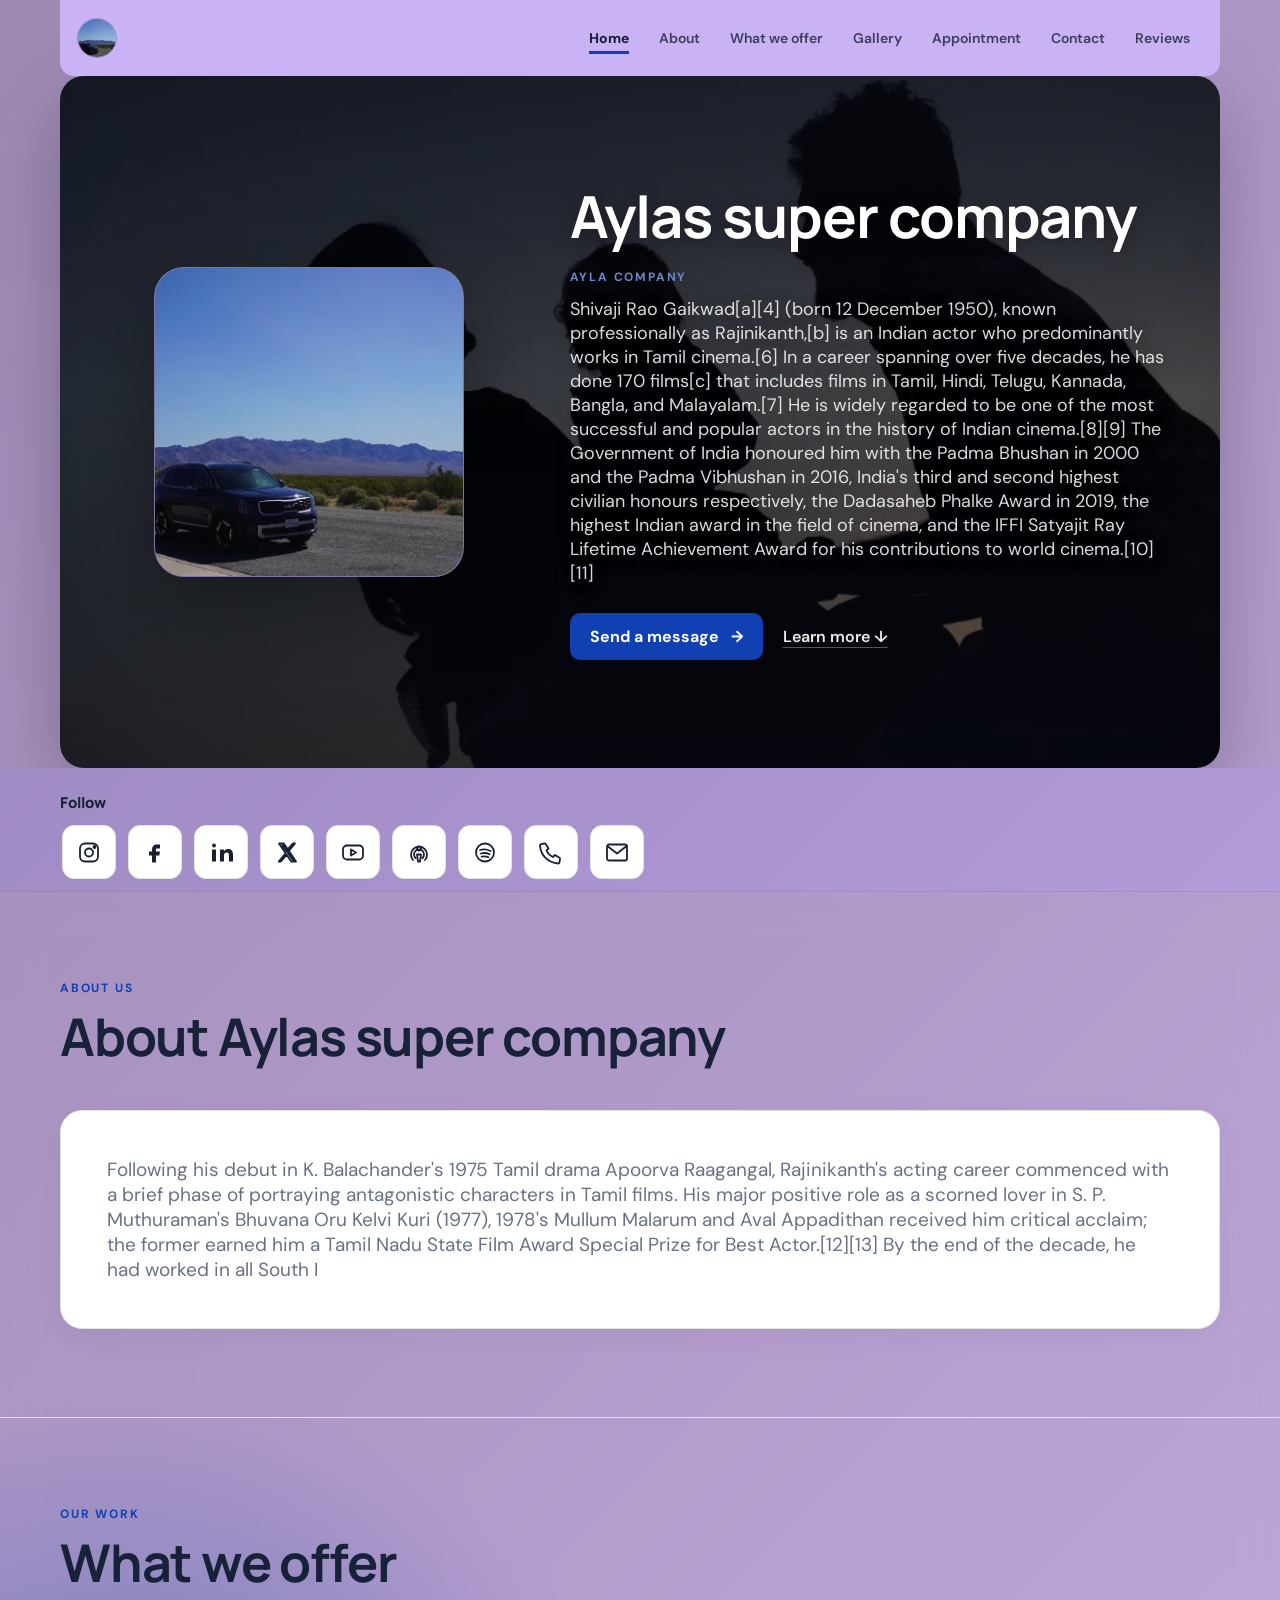
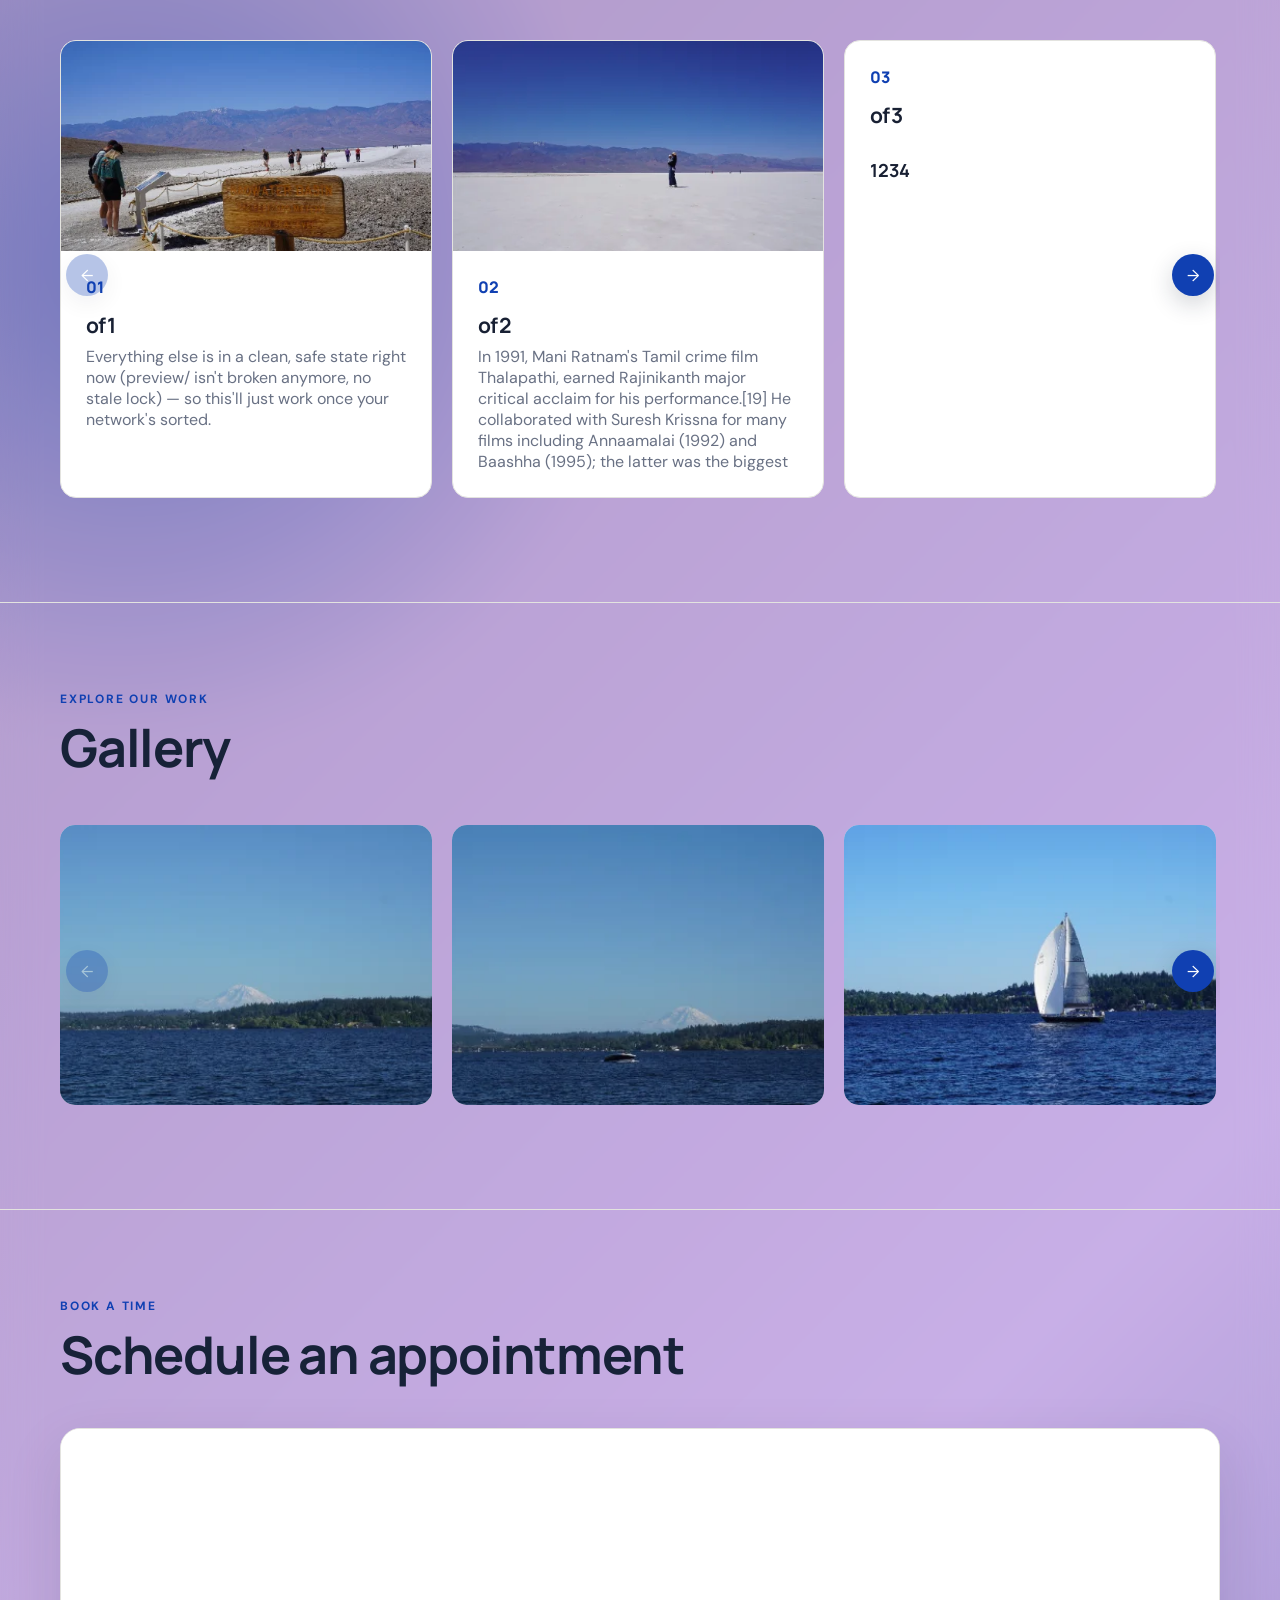
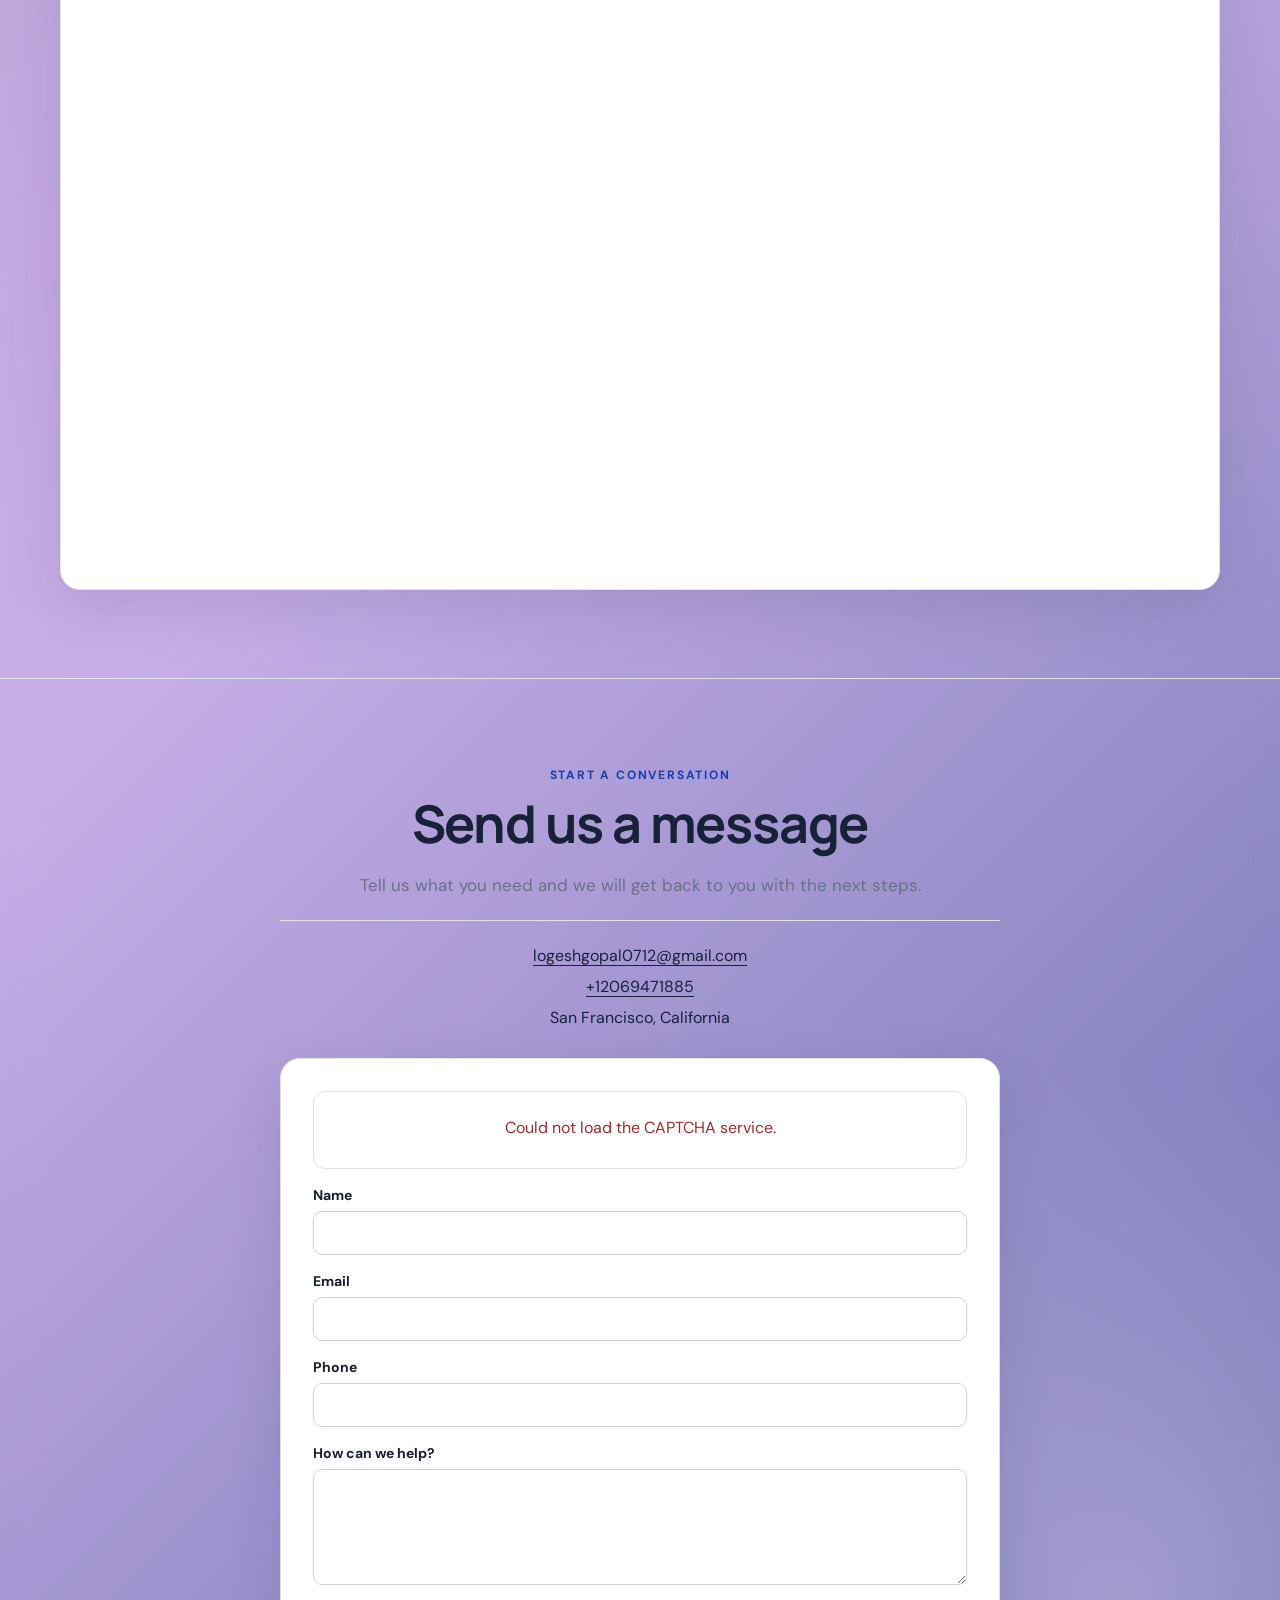
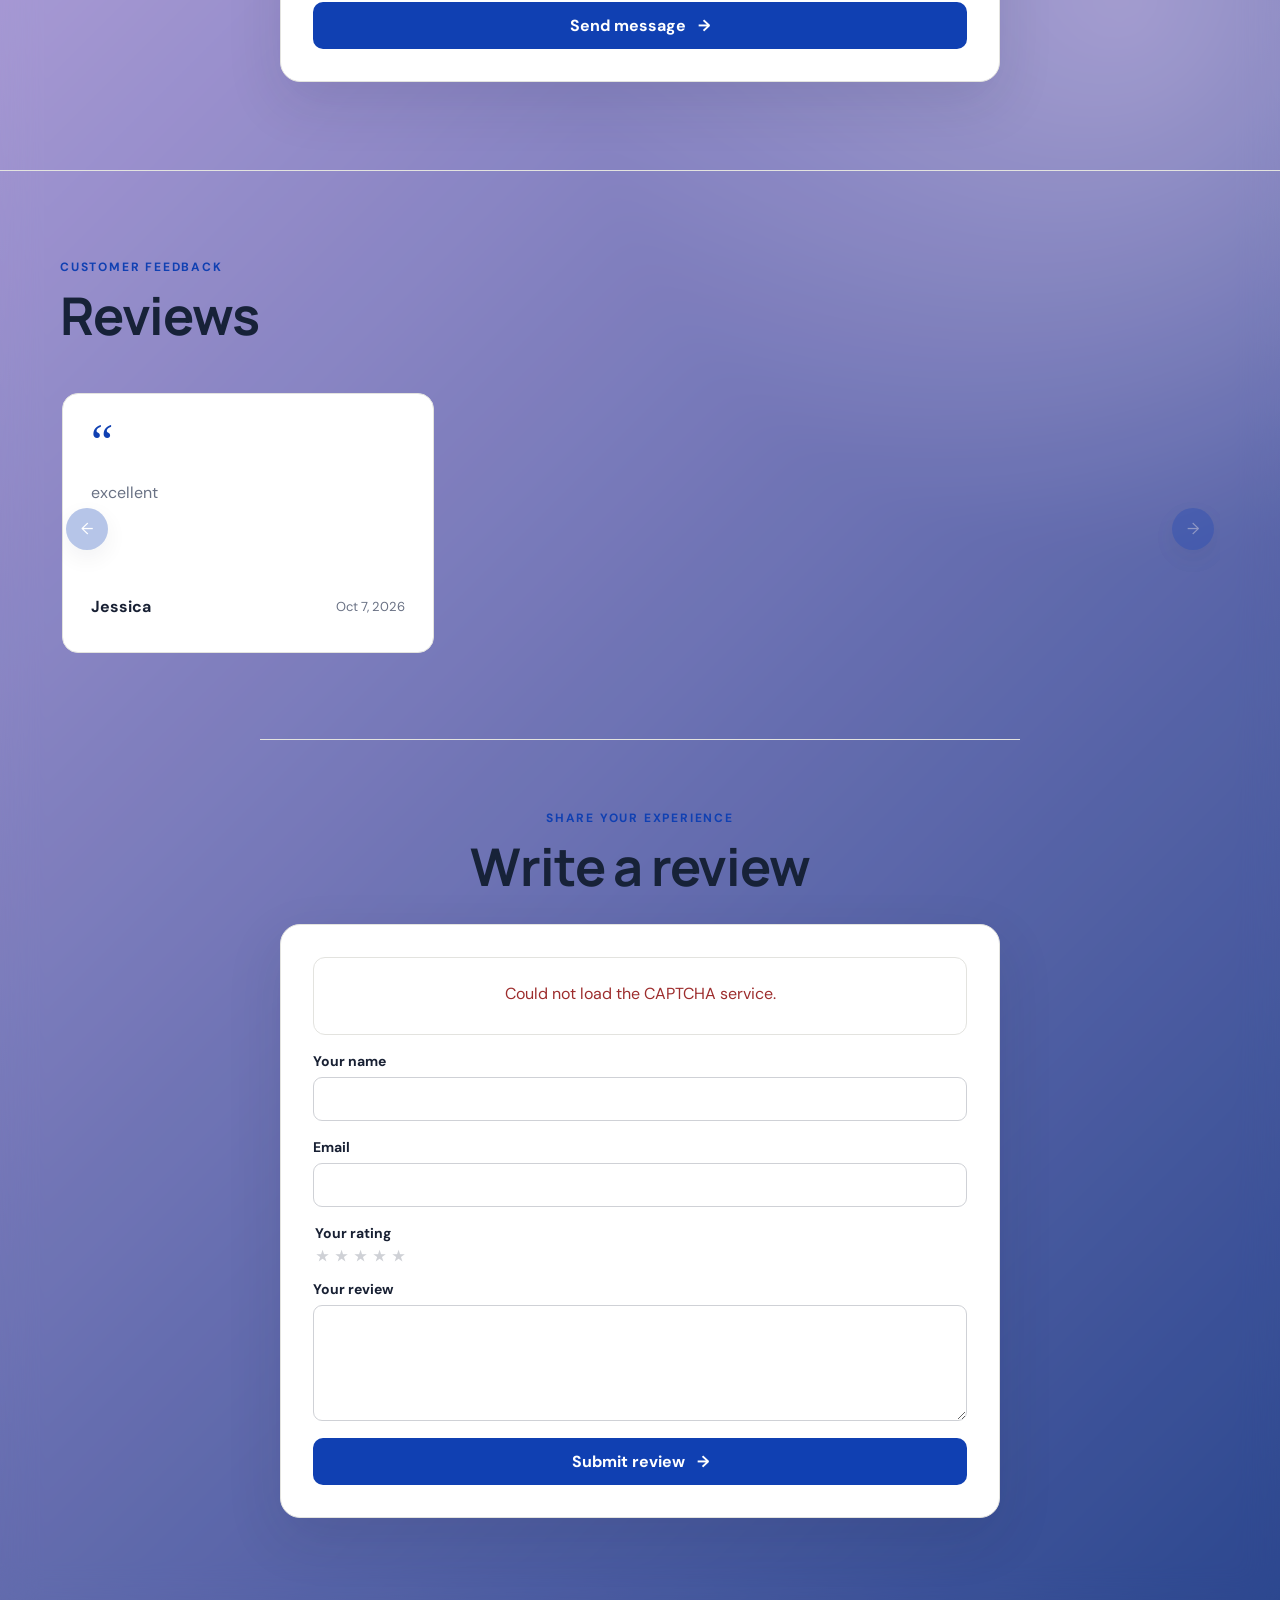
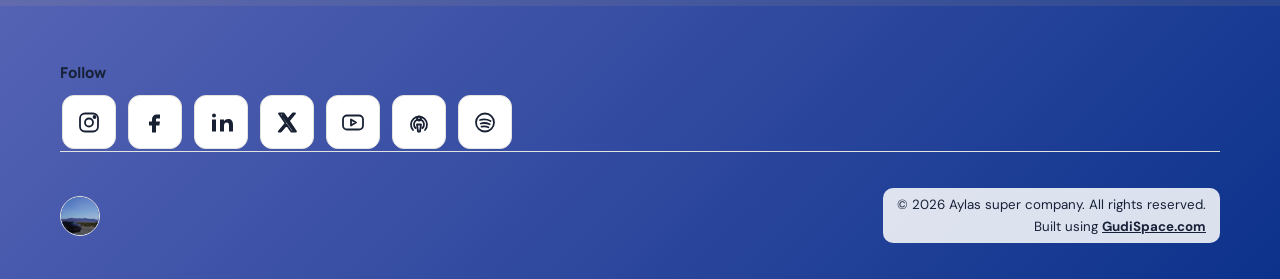
<file: index.html>
<!doctype html>
<html lang="en">
  <head>
    <meta charset="UTF-8" />
    <meta name="viewport" content="width=device-width, initial-scale=1.0" />
    <meta name="description" content="" />
    <title>Company | Company</title>
    <link rel="preconnect" href="https://fonts.googleapis.com" />
    <link rel="preconnect" href="https://fonts.gstatic.com" crossorigin />
    <link href="https://fonts.googleapis.com/css2?family=DM+Sans:wght@400;500;600;700&amp;family=Manrope:wght@700;800&amp;display=swap" rel="stylesheet" />
    <link rel="stylesheet" href="styles.css?v=133" />
    <script src="script.js?v=133" defer></script>
  </head>
  <body data-page="index" data-page-title="Company" data-template="logo-left" data-header-text="light" data-header-image="false" data-logo-display="text">
    
    <header class="site-header">
      <nav class="nav-shell" aria-label="Main navigation">
        <a class="brand" href="index.html" aria-label="Company home"><span class="company-logo-slot" data-company-logo-slot data-logo-variant="brand"><span class="brand-mark" aria-hidden="true">C</span></span><strong data-company-name>Company</strong></a>
        <div class="desktop-nav"><a href="#top" data-section-link="index" class="active">Home</a><a href="#about" data-section-link="about">About</a><a href="#services" data-section-link="services">What we offer</a><a href="#gallery" data-section-link="gallery">Gallery</a><a href="#appointment" data-section-link="appointment">Appointment</a><a href="#contact" data-section-link="contact">Contact</a><a href="#reviews" data-section-link="reviews">Reviews</a></div>
        <button class="menu-button" type="button" aria-expanded="false" aria-controls="mobile-menu">
          <span></span><span></span><span></span><span class="sr-only">Open navigation</span>
        </button>
      </nav>
      <div class="mobile-nav" id="mobile-menu" hidden><a href="#top" data-section-link="index" class="active">Home</a><a href="#about" data-section-link="about">About</a><a href="#services" data-section-link="services">What we offer</a><a href="#gallery" data-section-link="gallery">Gallery</a><a href="#appointment" data-section-link="appointment">Appointment</a><a href="#contact" data-section-link="contact">Contact</a><a href="#reviews" data-section-link="reviews">Reviews</a></div>
      <div class="hero" id="top">
        <div class="hero-copy">
          <h1 data-company-name>Company</h1>
          <p class="eyebrow hero-tagline" data-company-tagline></p>
          <p class="hero-description" data-company-description></p>
          <div class="hero-actions">
            <a class="primary-button" href="#contact">Send a message <span aria-hidden="true">→</span></a>
            <a class="secondary-link" href="#about">Learn more <span aria-hidden="true">↓</span></a>
          </div>
        </div>
        <div class="hero-art"><span class="company-logo-slot" data-company-logo-slot data-logo-variant="hero"><div class="hero-monogram" aria-hidden="true"><span>C</span></div></span><strong class="hero-text-logo" data-company-name>Company</strong></div>
      </div>
    </header>
    
    <aside class="social-strip" data-social-location="top" aria-label="Company links" hidden>
      <p class="follow-heading">Follow</p>
      <div class="social-strip-track"><a class="social-icon-link" data-social-platform="instagram" href="#" target="_blank" rel="noopener noreferrer" aria-label="Instagram" title="Instagram" hidden><svg viewBox="0 0 24 24" aria-hidden="true"><rect x="3" y="3" width="18" height="18" rx="5"></rect><circle cx="12" cy="12" r="4"></circle><circle cx="17.5" cy="6.5" r="1"></circle></svg><span class="sr-only">Instagram</span></a><a class="social-icon-link" data-social-platform="facebook" href="#" target="_blank" rel="noopener noreferrer" aria-label="Facebook" title="Facebook" hidden><svg viewBox="0 0 24 24" aria-hidden="true"><path d="M14 8h3V4h-3c-3.3 0-5 2-5 5v2H6v4h3v7h4v-7h3.3l.7-4H13V9c0-.7.3-1 1-1Z"></path></svg><span class="sr-only">Facebook</span></a><a class="social-icon-link" data-social-platform="linkedin" href="#" target="_blank" rel="noopener noreferrer" aria-label="LinkedIn" title="LinkedIn" hidden><svg viewBox="0 0 24 24" aria-hidden="true"><rect x="3" y="9" width="4" height="12"></rect><circle cx="5" cy="5" r="2"></circle><path d="M11 9h4v1.8c1-1.4 2.3-2.2 4.2-2.2 3 0 4.8 2 4.8 5.8V21h-4v-6c0-1.8-.6-3-2.3-3-1.8 0-2.7 1.2-2.7 3.4V21h-4V9Z"></path></svg><span class="sr-only">LinkedIn</span></a><a class="social-icon-link" data-social-platform="twitter" href="#" target="_blank" rel="noopener noreferrer" aria-label="Twitter / X" title="Twitter / X" hidden><svg viewBox="0 0 24 24" aria-hidden="true"><path d="M4 3h4.7l4.1 5.8L17.8 3H20l-6.2 7.3L21 21h-4.7l-4.7-6.7L5.9 21H3.7l6.9-8.2L4 3Zm3.5 2 10 14h2L9.5 5h-2Z"></path></svg><span class="sr-only">Twitter / X</span></a><a class="social-icon-link" data-social-platform="youtube" href="#" target="_blank" rel="noopener noreferrer" aria-label="YouTube" title="YouTube" hidden><svg viewBox="0 0 24 24" aria-hidden="true"><rect x="2" y="5" width="20" height="14" rx="4"></rect><path d="m10 9 5 3-5 3V9Z"></path></svg><span class="sr-only">YouTube</span></a><a class="social-icon-link" data-social-platform="applePodcast" href="#" target="_blank" rel="noopener noreferrer" aria-label="Apple Podcasts" title="Apple Podcasts" hidden><svg viewBox="0 0 24 24" aria-hidden="true"><circle cx="12" cy="8" r="2"></circle><path d="M8.5 17.5a5 5 0 1 1 7 0M6 19.5a8 8 0 1 1 12 0M10 14h4l-1 7h-2l-1-7Z"></path></svg><span class="sr-only">Apple Podcasts</span></a><a class="social-icon-link" data-social-platform="spotify" href="#" target="_blank" rel="noopener noreferrer" aria-label="Spotify" title="Spotify" hidden><svg viewBox="0 0 24 24" aria-hidden="true"><circle cx="12" cy="12" r="9"></circle><path d="M7 9.5c3.6-1 7.4-.6 10.5 1M7.8 13c3-.8 6.2-.5 8.8.8M8.6 16.2c2.3-.6 4.8-.4 6.8.6"></path></svg><span class="sr-only">Spotify</span></a>
        <div class="contact-action" data-contact-action-container="call" hidden>
          <button class="social-icon-link" type="button" data-contact-action="call" data-contact-value="" data-contact-href="tel:" aria-expanded="false" aria-controls="call-details-top" aria-label="Call us" title="Call us">
            <svg viewBox="0 0 24 24" aria-hidden="true"><path d="M6.7 3.5 9.5 8l-2 2c1.2 2.8 3.7 5.3 6.5 6.5l2-2 4.5 2.8c.4.2.6.7.5 1.1L20.4 22c-.1.6-.7 1-1.3 1C9.1 22.4 1.6 14.9 1 4.9c0-.6.4-1.2 1-1.3L5.6 3c.4-.1.9.1 1.1.5Z"></path></svg><span class="sr-only">Call us</span>
          </button>
          <div class="contact-action-details" id="call-details-top" hidden>
            <a href="tel:"></a>
            <button type="button" data-copy-value="">Copy</button>
          </div>
        </div>
        <div class="contact-action" data-contact-action-container="email" hidden>
          <button class="social-icon-link" type="button" data-contact-action="email" aria-expanded="false" aria-controls="email-details-top" aria-label="Email us" title="Email us">
            <svg viewBox="0 0 24 24" aria-hidden="true"><rect x="2" y="4" width="20" height="16" rx="2"></rect><path d="m3 6 9 7 9-7"></path></svg><span class="sr-only">Email us</span>
          </button>
          <div class="contact-action-details" id="email-details-top" hidden>
            <a href="mailto:"></a>
            <button type="button" data-copy-value="">Copy</button>
          </div>
        </div></div>
    </aside>
    <main class="home-main" id="home-sections" data-pages="about.html,services.html,gallery.html,appointment.html,contact.html,reviews.html">
      <div class="data-status" id="home-sections-status">Loading website sections…</div>
    </main>
    
    <aside class="social-strip footer-social-strip" data-social-location="footer" aria-label="Company links" hidden>
      <p class="follow-heading">Follow</p>
      <div class="social-strip-track"><a class="social-icon-link" data-social-platform="instagram" href="#" target="_blank" rel="noopener noreferrer" aria-label="Instagram" title="Instagram" hidden><svg viewBox="0 0 24 24" aria-hidden="true"><rect x="3" y="3" width="18" height="18" rx="5"></rect><circle cx="12" cy="12" r="4"></circle><circle cx="17.5" cy="6.5" r="1"></circle></svg><span class="sr-only">Instagram</span></a><a class="social-icon-link" data-social-platform="facebook" href="#" target="_blank" rel="noopener noreferrer" aria-label="Facebook" title="Facebook" hidden><svg viewBox="0 0 24 24" aria-hidden="true"><path d="M14 8h3V4h-3c-3.3 0-5 2-5 5v2H6v4h3v7h4v-7h3.3l.7-4H13V9c0-.7.3-1 1-1Z"></path></svg><span class="sr-only">Facebook</span></a><a class="social-icon-link" data-social-platform="linkedin" href="#" target="_blank" rel="noopener noreferrer" aria-label="LinkedIn" title="LinkedIn" hidden><svg viewBox="0 0 24 24" aria-hidden="true"><rect x="3" y="9" width="4" height="12"></rect><circle cx="5" cy="5" r="2"></circle><path d="M11 9h4v1.8c1-1.4 2.3-2.2 4.2-2.2 3 0 4.8 2 4.8 5.8V21h-4v-6c0-1.8-.6-3-2.3-3-1.8 0-2.7 1.2-2.7 3.4V21h-4V9Z"></path></svg><span class="sr-only">LinkedIn</span></a><a class="social-icon-link" data-social-platform="twitter" href="#" target="_blank" rel="noopener noreferrer" aria-label="Twitter / X" title="Twitter / X" hidden><svg viewBox="0 0 24 24" aria-hidden="true"><path d="M4 3h4.7l4.1 5.8L17.8 3H20l-6.2 7.3L21 21h-4.7l-4.7-6.7L5.9 21H3.7l6.9-8.2L4 3Zm3.5 2 10 14h2L9.5 5h-2Z"></path></svg><span class="sr-only">Twitter / X</span></a><a class="social-icon-link" data-social-platform="youtube" href="#" target="_blank" rel="noopener noreferrer" aria-label="YouTube" title="YouTube" hidden><svg viewBox="0 0 24 24" aria-hidden="true"><rect x="2" y="5" width="20" height="14" rx="4"></rect><path d="m10 9 5 3-5 3V9Z"></path></svg><span class="sr-only">YouTube</span></a><a class="social-icon-link" data-social-platform="applePodcast" href="#" target="_blank" rel="noopener noreferrer" aria-label="Apple Podcasts" title="Apple Podcasts" hidden><svg viewBox="0 0 24 24" aria-hidden="true"><circle cx="12" cy="8" r="2"></circle><path d="M8.5 17.5a5 5 0 1 1 7 0M6 19.5a8 8 0 1 1 12 0M10 14h4l-1 7h-2l-1-7Z"></path></svg><span class="sr-only">Apple Podcasts</span></a><a class="social-icon-link" data-social-platform="spotify" href="#" target="_blank" rel="noopener noreferrer" aria-label="Spotify" title="Spotify" hidden><svg viewBox="0 0 24 24" aria-hidden="true"><circle cx="12" cy="12" r="9"></circle><path d="M7 9.5c3.6-1 7.4-.6 10.5 1M7.8 13c3-.8 6.2-.5 8.8.8M8.6 16.2c2.3-.6 4.8-.4 6.8.6"></path></svg><span class="sr-only">Spotify</span></a></div>
    </aside>
    <footer class="site-footer">
      <a class="brand footer-brand" href="index.html"><span class="company-logo-slot" data-company-logo-slot data-logo-variant="brand"><span class="brand-mark" aria-hidden="true">C</span></span><strong data-company-name>Company</strong></a>
      <div class="footer-meta"><small>© <span id="copyright-years" data-start-year="2026"></span> <span data-company-name>Company</span>. All rights reserved.</small><small class="gudispace-attribution">Built using <a href="https://gudispace.com/" target="_blank" rel="noopener noreferrer">GudiSpace.com</a></small></div>
    </footer>
  </body>
</html>
</file>
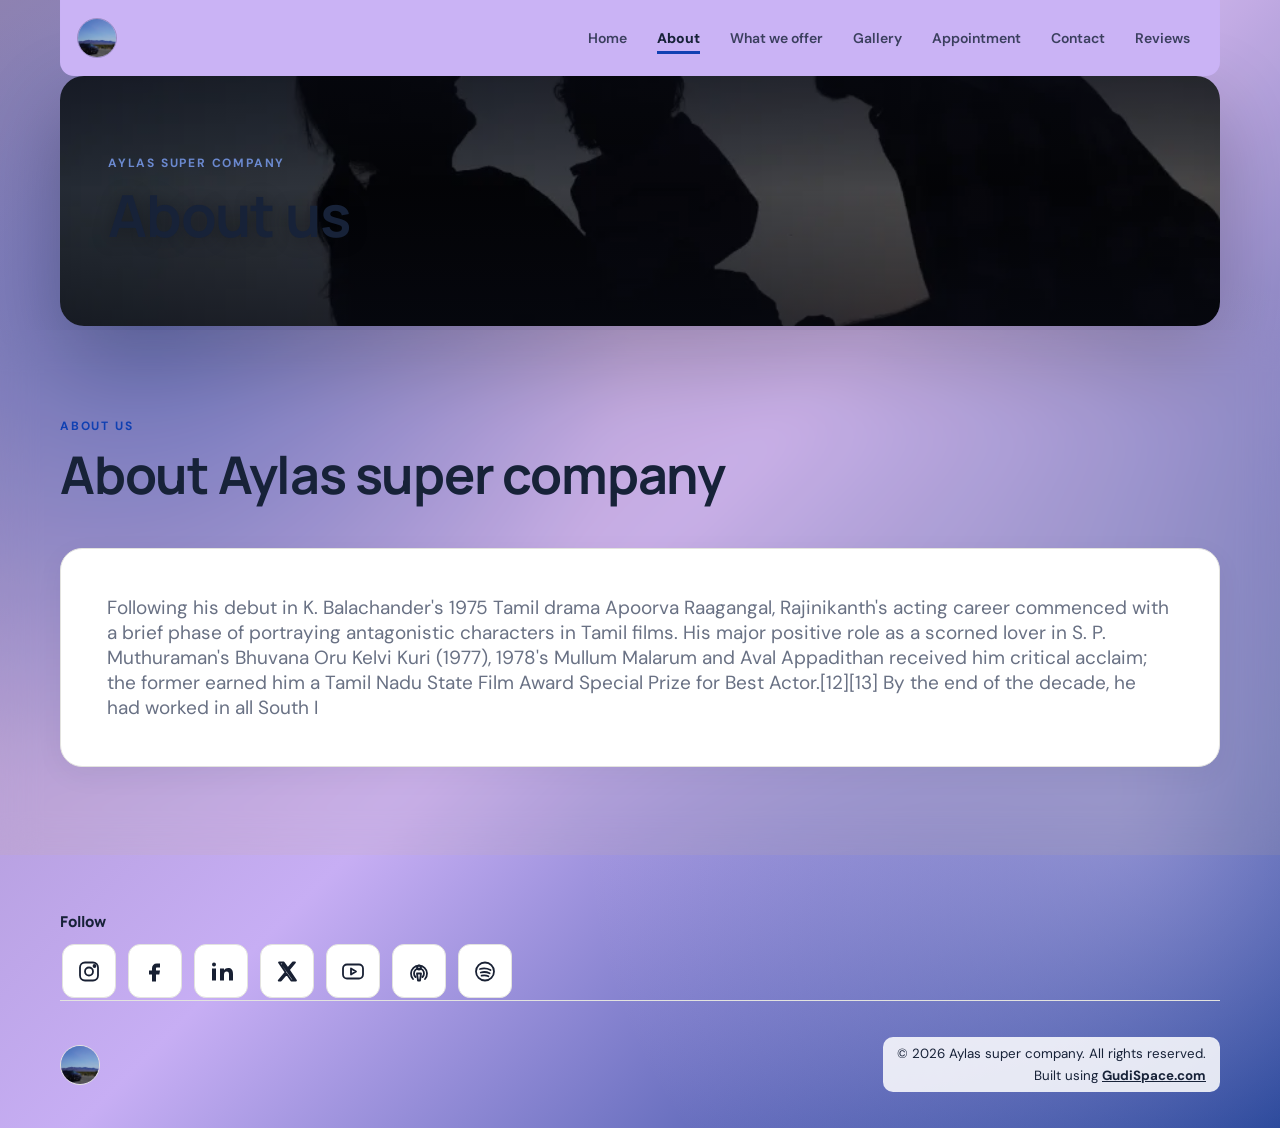
<file: about.html>
<!doctype html>
<html lang="en">
  <head>
    <meta charset="UTF-8" />
    <meta name="viewport" content="width=device-width, initial-scale=1.0" />
    <meta name="description" content="Learn about Company." />
    <title>About us | Company</title>
    <link rel="preconnect" href="https://fonts.googleapis.com" />
    <link rel="preconnect" href="https://fonts.gstatic.com" crossorigin />
    <link href="https://fonts.googleapis.com/css2?family=DM+Sans:wght@400;500;600;700&amp;family=Manrope:wght@700;800&amp;display=swap" rel="stylesheet" />
    <link rel="stylesheet" href="styles.css?v=133" />
    <script src="script.js?v=133" defer></script>
  </head>
  <body data-page="about" data-page-title="About us" data-template="logo-left" data-header-text="light" data-header-image="false" data-logo-display="text">
    
    <header class="page-site-header">
      <nav class="nav-shell" aria-label="Main navigation">
        <a class="brand" href="index.html" aria-label="Company home"><span class="company-logo-slot" data-company-logo-slot data-logo-variant="brand"><span class="brand-mark" aria-hidden="true">C</span></span><strong data-company-name>Company</strong></a>
        <div class="desktop-nav"><a href="#top" data-section-link="index">Home</a><a href="about.html" data-section-link="about" class="active">About</a><a href="services.html" data-section-link="services">What we offer</a><a href="gallery.html" data-section-link="gallery">Gallery</a><a href="appointment.html" data-section-link="appointment">Appointment</a><a href="contact.html" data-section-link="contact">Contact</a><a href="reviews.html" data-section-link="reviews">Reviews</a></div>
        <button class="menu-button" type="button" aria-expanded="false" aria-controls="mobile-menu">
          <span></span><span></span><span></span><span class="sr-only">Open navigation</span>
        </button>
      </nav>
      <div class="mobile-nav" id="mobile-menu" hidden><a href="#top" data-section-link="index">Home</a><a href="about.html" data-section-link="about" class="active">About</a><a href="services.html" data-section-link="services">What we offer</a><a href="gallery.html" data-section-link="gallery">Gallery</a><a href="appointment.html" data-section-link="appointment">Appointment</a><a href="contact.html" data-section-link="contact">Contact</a><a href="reviews.html" data-section-link="reviews">Reviews</a></div>
      <div class="page-banner">
        <p class="eyebrow" data-company-name>Company</p>
        <h1>About us</h1>
      </div>
    </header>
    <main class="page-main">
      <section class="content-section about-section">
        <div class="section-heading">
          <div>
            <p class="eyebrow">About us</p>
            <h2>About <span data-company-name>Company</span></h2>
          </div>
        </div>
        <div class="about-card"><p data-company-about></p></div>
      </section>
    </main>
    
    <aside class="social-strip footer-social-strip" data-social-location="footer" aria-label="Company links" hidden>
      <p class="follow-heading">Follow</p>
      <div class="social-strip-track"><a class="social-icon-link" data-social-platform="instagram" href="#" target="_blank" rel="noopener noreferrer" aria-label="Instagram" title="Instagram" hidden><svg viewBox="0 0 24 24" aria-hidden="true"><rect x="3" y="3" width="18" height="18" rx="5"></rect><circle cx="12" cy="12" r="4"></circle><circle cx="17.5" cy="6.5" r="1"></circle></svg><span class="sr-only">Instagram</span></a><a class="social-icon-link" data-social-platform="facebook" href="#" target="_blank" rel="noopener noreferrer" aria-label="Facebook" title="Facebook" hidden><svg viewBox="0 0 24 24" aria-hidden="true"><path d="M14 8h3V4h-3c-3.3 0-5 2-5 5v2H6v4h3v7h4v-7h3.3l.7-4H13V9c0-.7.3-1 1-1Z"></path></svg><span class="sr-only">Facebook</span></a><a class="social-icon-link" data-social-platform="linkedin" href="#" target="_blank" rel="noopener noreferrer" aria-label="LinkedIn" title="LinkedIn" hidden><svg viewBox="0 0 24 24" aria-hidden="true"><rect x="3" y="9" width="4" height="12"></rect><circle cx="5" cy="5" r="2"></circle><path d="M11 9h4v1.8c1-1.4 2.3-2.2 4.2-2.2 3 0 4.8 2 4.8 5.8V21h-4v-6c0-1.8-.6-3-2.3-3-1.8 0-2.7 1.2-2.7 3.4V21h-4V9Z"></path></svg><span class="sr-only">LinkedIn</span></a><a class="social-icon-link" data-social-platform="twitter" href="#" target="_blank" rel="noopener noreferrer" aria-label="Twitter / X" title="Twitter / X" hidden><svg viewBox="0 0 24 24" aria-hidden="true"><path d="M4 3h4.7l4.1 5.8L17.8 3H20l-6.2 7.3L21 21h-4.7l-4.7-6.7L5.9 21H3.7l6.9-8.2L4 3Zm3.5 2 10 14h2L9.5 5h-2Z"></path></svg><span class="sr-only">Twitter / X</span></a><a class="social-icon-link" data-social-platform="youtube" href="#" target="_blank" rel="noopener noreferrer" aria-label="YouTube" title="YouTube" hidden><svg viewBox="0 0 24 24" aria-hidden="true"><rect x="2" y="5" width="20" height="14" rx="4"></rect><path d="m10 9 5 3-5 3V9Z"></path></svg><span class="sr-only">YouTube</span></a><a class="social-icon-link" data-social-platform="applePodcast" href="#" target="_blank" rel="noopener noreferrer" aria-label="Apple Podcasts" title="Apple Podcasts" hidden><svg viewBox="0 0 24 24" aria-hidden="true"><circle cx="12" cy="8" r="2"></circle><path d="M8.5 17.5a5 5 0 1 1 7 0M6 19.5a8 8 0 1 1 12 0M10 14h4l-1 7h-2l-1-7Z"></path></svg><span class="sr-only">Apple Podcasts</span></a><a class="social-icon-link" data-social-platform="spotify" href="#" target="_blank" rel="noopener noreferrer" aria-label="Spotify" title="Spotify" hidden><svg viewBox="0 0 24 24" aria-hidden="true"><circle cx="12" cy="12" r="9"></circle><path d="M7 9.5c3.6-1 7.4-.6 10.5 1M7.8 13c3-.8 6.2-.5 8.8.8M8.6 16.2c2.3-.6 4.8-.4 6.8.6"></path></svg><span class="sr-only">Spotify</span></a></div>
    </aside>
    <footer class="site-footer">
      <a class="brand footer-brand" href="index.html"><span class="company-logo-slot" data-company-logo-slot data-logo-variant="brand"><span class="brand-mark" aria-hidden="true">C</span></span><strong data-company-name>Company</strong></a>
      <div class="footer-meta"><small>© <span id="copyright-years" data-start-year="2026"></span> <span data-company-name>Company</span>. All rights reserved.</small><small class="gudispace-attribution">Built using <a href="https://gudispace.com/" target="_blank" rel="noopener noreferrer">GudiSpace.com</a></small></div>
    </footer>
  </body>
</html>
</file>
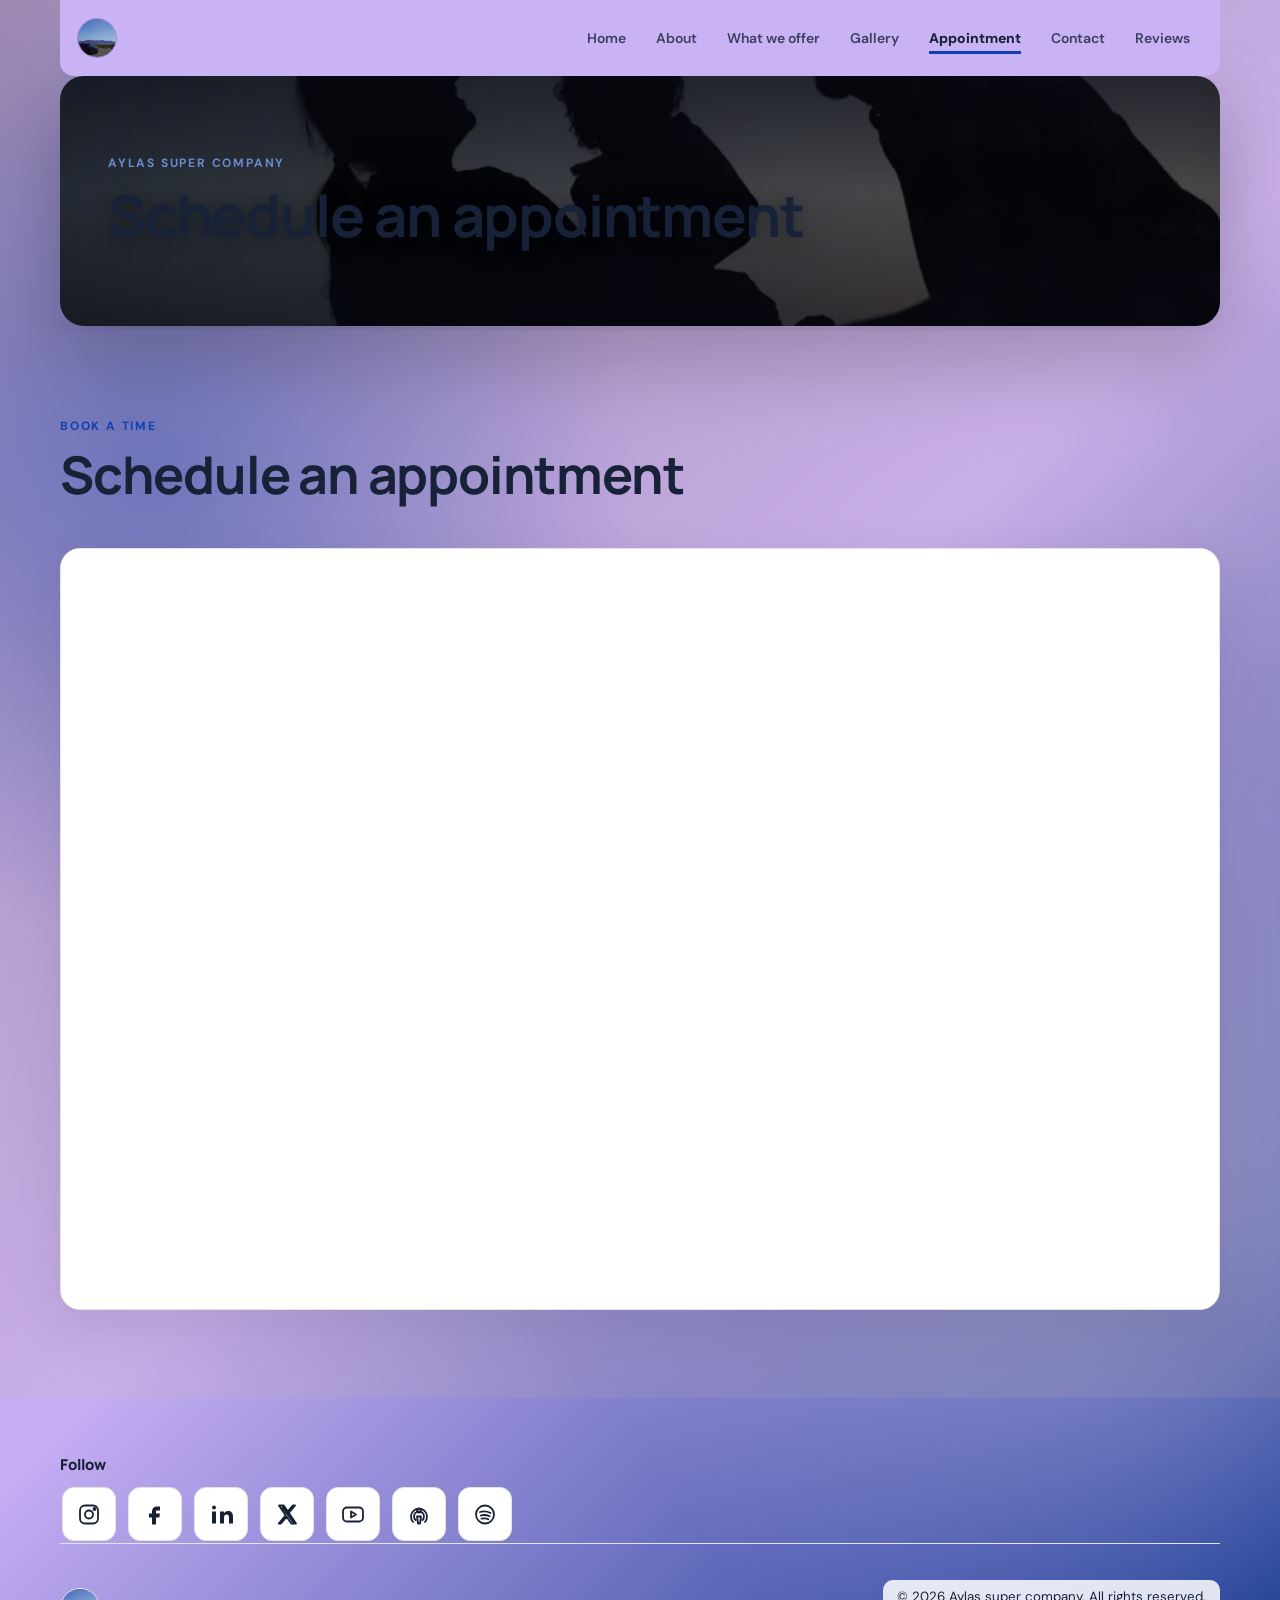
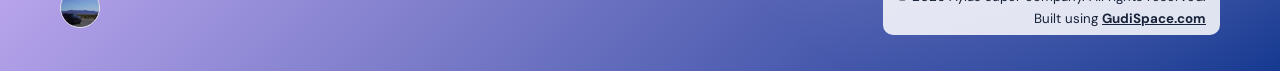
<file: appointment.html>
<!doctype html>
<html lang="en">
  <head>
    <meta charset="UTF-8" />
    <meta name="viewport" content="width=device-width, initial-scale=1.0" />
    <meta name="description" content="Schedule an appointment with Company." />
    <title>Schedule an appointment | Company</title>
    <link rel="preconnect" href="https://fonts.googleapis.com" />
    <link rel="preconnect" href="https://fonts.gstatic.com" crossorigin />
    <link href="https://fonts.googleapis.com/css2?family=DM+Sans:wght@400;500;600;700&amp;family=Manrope:wght@700;800&amp;display=swap" rel="stylesheet" />
    <link rel="stylesheet" href="styles.css?v=133" />
    <script src="script.js?v=133" defer></script>
  </head>
  <body data-page="appointment" data-page-title="Schedule an appointment" data-template="logo-left" data-header-text="light" data-header-image="false" data-logo-display="text">
    
    <header class="page-site-header">
      <nav class="nav-shell" aria-label="Main navigation">
        <a class="brand" href="index.html" aria-label="Company home"><span class="company-logo-slot" data-company-logo-slot data-logo-variant="brand"><span class="brand-mark" aria-hidden="true">C</span></span><strong data-company-name>Company</strong></a>
        <div class="desktop-nav"><a href="#top" data-section-link="index">Home</a><a href="about.html" data-section-link="about">About</a><a href="services.html" data-section-link="services">What we offer</a><a href="gallery.html" data-section-link="gallery">Gallery</a><a href="appointment.html" data-section-link="appointment" class="active">Appointment</a><a href="contact.html" data-section-link="contact">Contact</a><a href="reviews.html" data-section-link="reviews">Reviews</a></div>
        <button class="menu-button" type="button" aria-expanded="false" aria-controls="mobile-menu">
          <span></span><span></span><span></span><span class="sr-only">Open navigation</span>
        </button>
      </nav>
      <div class="mobile-nav" id="mobile-menu" hidden><a href="#top" data-section-link="index">Home</a><a href="about.html" data-section-link="about">About</a><a href="services.html" data-section-link="services">What we offer</a><a href="gallery.html" data-section-link="gallery">Gallery</a><a href="appointment.html" data-section-link="appointment" class="active">Appointment</a><a href="contact.html" data-section-link="contact">Contact</a><a href="reviews.html" data-section-link="reviews">Reviews</a></div>
      <div class="page-banner">
        <p class="eyebrow" data-company-name>Company</p>
        <h1>Schedule an appointment</h1>
      </div>
    </header>
    <main class="page-main">
      <section class="content-section appointment-section">
        
      <div class="section-heading">
        <div>
          <p class="eyebrow">Book a time</p>
          <h2>Schedule an appointment</h2>
        </div>
        
      </div>
        <div class="appointment-card">
          <iframe
            class="appointment-frame"
            src=""
            title="Schedule an appointment with Company"
            data-company-appointment-title
            loading="lazy"
          ></iframe>
        </div>
      </section>
    </main>
    
    <aside class="social-strip footer-social-strip" data-social-location="footer" aria-label="Company links" hidden>
      <p class="follow-heading">Follow</p>
      <div class="social-strip-track"><a class="social-icon-link" data-social-platform="instagram" href="#" target="_blank" rel="noopener noreferrer" aria-label="Instagram" title="Instagram" hidden><svg viewBox="0 0 24 24" aria-hidden="true"><rect x="3" y="3" width="18" height="18" rx="5"></rect><circle cx="12" cy="12" r="4"></circle><circle cx="17.5" cy="6.5" r="1"></circle></svg><span class="sr-only">Instagram</span></a><a class="social-icon-link" data-social-platform="facebook" href="#" target="_blank" rel="noopener noreferrer" aria-label="Facebook" title="Facebook" hidden><svg viewBox="0 0 24 24" aria-hidden="true"><path d="M14 8h3V4h-3c-3.3 0-5 2-5 5v2H6v4h3v7h4v-7h3.3l.7-4H13V9c0-.7.3-1 1-1Z"></path></svg><span class="sr-only">Facebook</span></a><a class="social-icon-link" data-social-platform="linkedin" href="#" target="_blank" rel="noopener noreferrer" aria-label="LinkedIn" title="LinkedIn" hidden><svg viewBox="0 0 24 24" aria-hidden="true"><rect x="3" y="9" width="4" height="12"></rect><circle cx="5" cy="5" r="2"></circle><path d="M11 9h4v1.8c1-1.4 2.3-2.2 4.2-2.2 3 0 4.8 2 4.8 5.8V21h-4v-6c0-1.8-.6-3-2.3-3-1.8 0-2.7 1.2-2.7 3.4V21h-4V9Z"></path></svg><span class="sr-only">LinkedIn</span></a><a class="social-icon-link" data-social-platform="twitter" href="#" target="_blank" rel="noopener noreferrer" aria-label="Twitter / X" title="Twitter / X" hidden><svg viewBox="0 0 24 24" aria-hidden="true"><path d="M4 3h4.7l4.1 5.8L17.8 3H20l-6.2 7.3L21 21h-4.7l-4.7-6.7L5.9 21H3.7l6.9-8.2L4 3Zm3.5 2 10 14h2L9.5 5h-2Z"></path></svg><span class="sr-only">Twitter / X</span></a><a class="social-icon-link" data-social-platform="youtube" href="#" target="_blank" rel="noopener noreferrer" aria-label="YouTube" title="YouTube" hidden><svg viewBox="0 0 24 24" aria-hidden="true"><rect x="2" y="5" width="20" height="14" rx="4"></rect><path d="m10 9 5 3-5 3V9Z"></path></svg><span class="sr-only">YouTube</span></a><a class="social-icon-link" data-social-platform="applePodcast" href="#" target="_blank" rel="noopener noreferrer" aria-label="Apple Podcasts" title="Apple Podcasts" hidden><svg viewBox="0 0 24 24" aria-hidden="true"><circle cx="12" cy="8" r="2"></circle><path d="M8.5 17.5a5 5 0 1 1 7 0M6 19.5a8 8 0 1 1 12 0M10 14h4l-1 7h-2l-1-7Z"></path></svg><span class="sr-only">Apple Podcasts</span></a><a class="social-icon-link" data-social-platform="spotify" href="#" target="_blank" rel="noopener noreferrer" aria-label="Spotify" title="Spotify" hidden><svg viewBox="0 0 24 24" aria-hidden="true"><circle cx="12" cy="12" r="9"></circle><path d="M7 9.5c3.6-1 7.4-.6 10.5 1M7.8 13c3-.8 6.2-.5 8.8.8M8.6 16.2c2.3-.6 4.8-.4 6.8.6"></path></svg><span class="sr-only">Spotify</span></a></div>
    </aside>
    <footer class="site-footer">
      <a class="brand footer-brand" href="index.html"><span class="company-logo-slot" data-company-logo-slot data-logo-variant="brand"><span class="brand-mark" aria-hidden="true">C</span></span><strong data-company-name>Company</strong></a>
      <div class="footer-meta"><small>© <span id="copyright-years" data-start-year="2026"></span> <span data-company-name>Company</span>. All rights reserved.</small><small class="gudispace-attribution">Built using <a href="https://gudispace.com/" target="_blank" rel="noopener noreferrer">GudiSpace.com</a></small></div>
    </footer>
  </body>
</html>
</file>
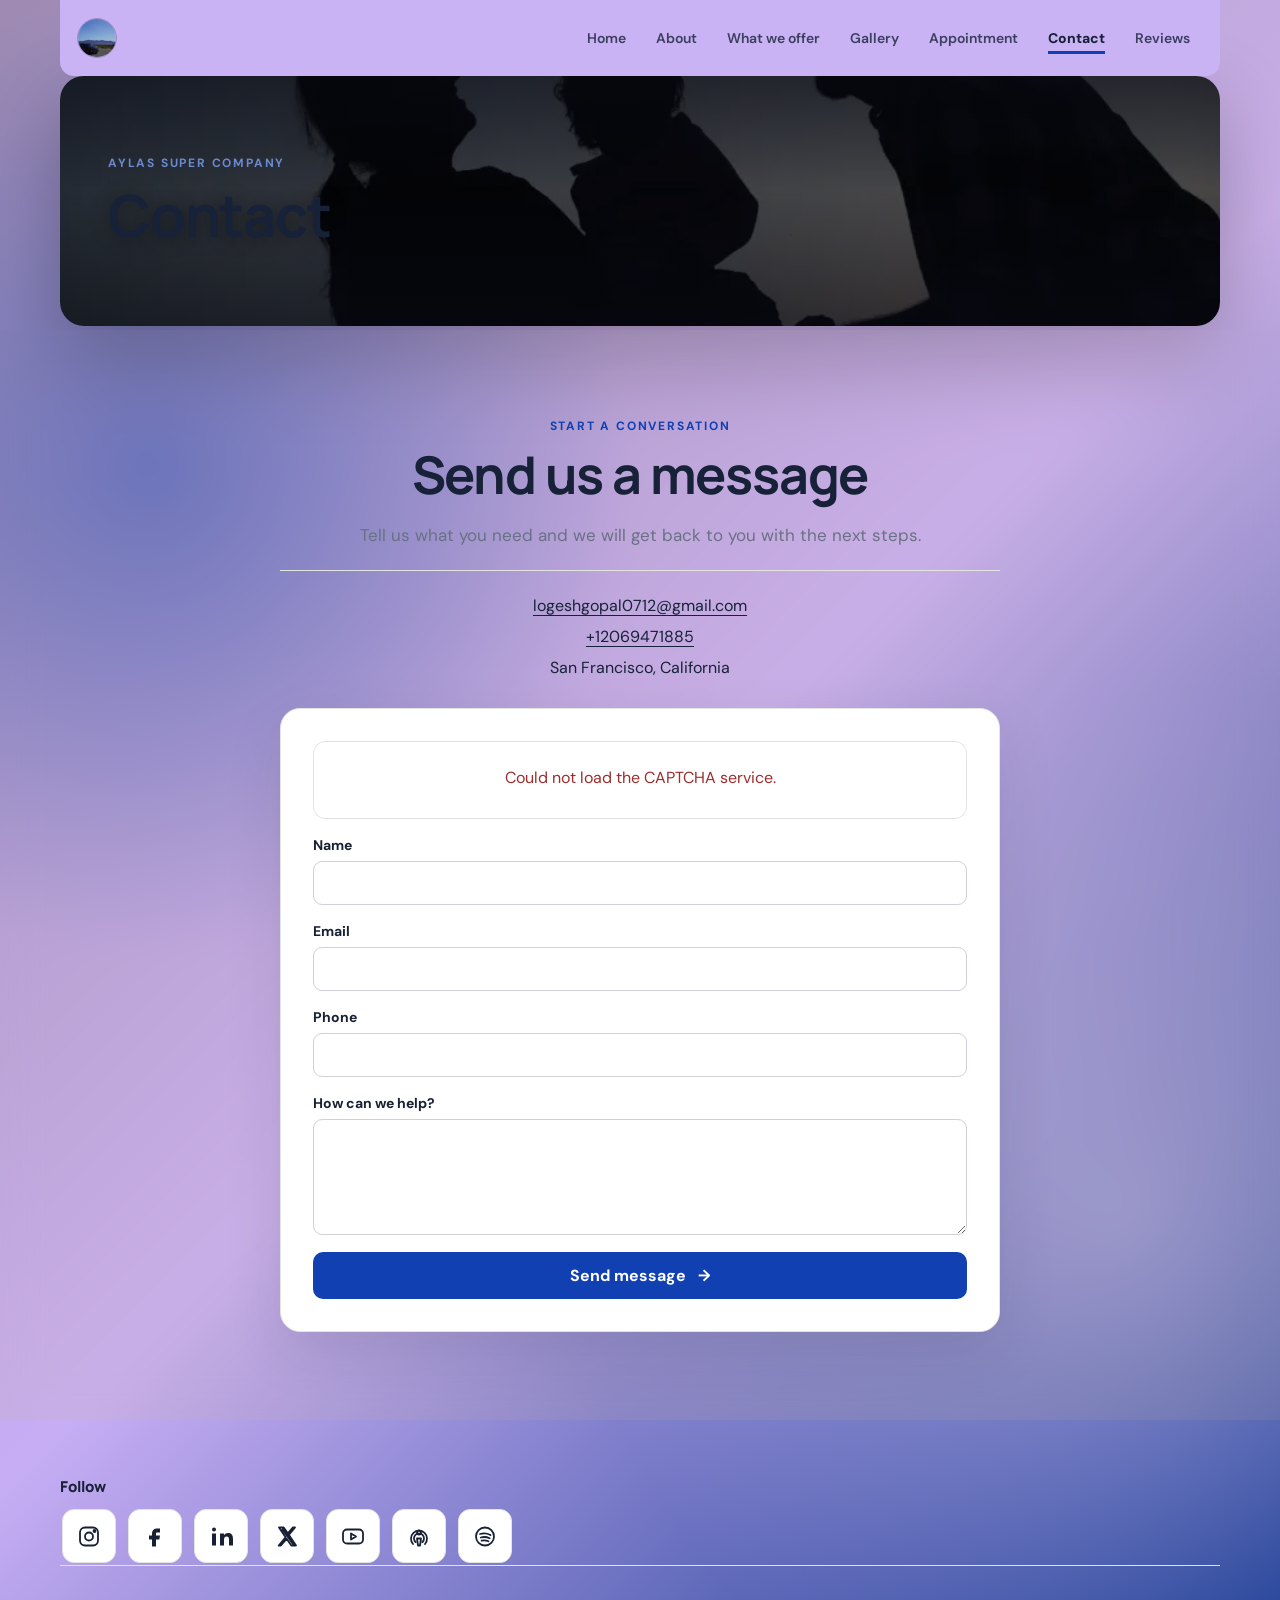
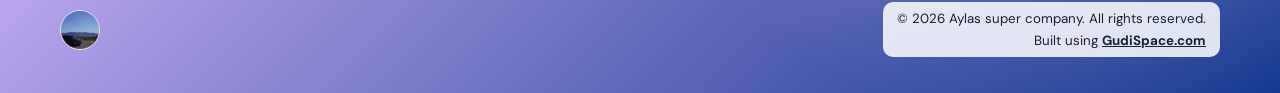
<file: contact.html>
<!doctype html>
<html lang="en">
  <head>
    <meta charset="UTF-8" />
    <meta name="viewport" content="width=device-width, initial-scale=1.0" />
    <meta name="description" content="Contact Company." />
    <title>Contact | Company</title>
    <link rel="preconnect" href="https://fonts.googleapis.com" />
    <link rel="preconnect" href="https://fonts.gstatic.com" crossorigin />
    <link href="https://fonts.googleapis.com/css2?family=DM+Sans:wght@400;500;600;700&amp;family=Manrope:wght@700;800&amp;display=swap" rel="stylesheet" />
    <link rel="stylesheet" href="styles.css?v=133" />
    <script src="script.js?v=133" defer></script>
  </head>
  <body data-page="contact" data-page-title="Contact" data-template="logo-left" data-header-text="light" data-header-image="false" data-logo-display="text">
    
    <header class="page-site-header">
      <nav class="nav-shell" aria-label="Main navigation">
        <a class="brand" href="index.html" aria-label="Company home"><span class="company-logo-slot" data-company-logo-slot data-logo-variant="brand"><span class="brand-mark" aria-hidden="true">C</span></span><strong data-company-name>Company</strong></a>
        <div class="desktop-nav"><a href="#top" data-section-link="index">Home</a><a href="about.html" data-section-link="about">About</a><a href="services.html" data-section-link="services">What we offer</a><a href="gallery.html" data-section-link="gallery">Gallery</a><a href="appointment.html" data-section-link="appointment">Appointment</a><a href="contact.html" data-section-link="contact" class="active">Contact</a><a href="reviews.html" data-section-link="reviews">Reviews</a></div>
        <button class="menu-button" type="button" aria-expanded="false" aria-controls="mobile-menu">
          <span></span><span></span><span></span><span class="sr-only">Open navigation</span>
        </button>
      </nav>
      <div class="mobile-nav" id="mobile-menu" hidden><a href="#top" data-section-link="index">Home</a><a href="about.html" data-section-link="about">About</a><a href="services.html" data-section-link="services">What we offer</a><a href="gallery.html" data-section-link="gallery">Gallery</a><a href="appointment.html" data-section-link="appointment">Appointment</a><a href="contact.html" data-section-link="contact" class="active">Contact</a><a href="reviews.html" data-section-link="reviews">Reviews</a></div>
      <div class="page-banner">
        <p class="eyebrow" data-company-name>Company</p>
        <h1>Contact</h1>
      </div>
    </header>
    <main class="page-main">
      <section class="content-section contact-section">
        <div class="contact-copy">
          <p class="eyebrow">Start a conversation</p>
          <h2 data-contact-heading>Contact us</h2>
          <p data-contact-copy>Use the contact details below to get in touch.</p>
          <ul class="contact-details" data-contact-details hidden></ul>
        </div>
        
      <form class="contact-form" id="contact-submission-form" action="https://api.web3forms.com/submit" method="post" data-form-kind="contact" hidden>
        
          <input type="hidden" name="access_key" value="" data-form-access-key />
          <input class="spam-trap" type="checkbox" name="botcheck" tabindex="-1" autocomplete="off" aria-hidden="true" />
          <div class="captcha-field">
            <div class="h-captcha" id="contact-captcha" data-captcha="true"></div>
          </div>
        <input type="hidden" name="subject" value="New contact request for Company" data-company-subject="contact" />
        <label>Name<input name="name" autocomplete="name" required /></label>
        <label>Email<input name="email" type="email" autocomplete="email" required /></label>
        <label>Phone<input name="phone" type="tel" autocomplete="tel" /></label>
        <label>How can we help?<textarea name="message" rows="5" required></textarea></label>
        <button type="submit">Send message <span aria-hidden="true">→</span></button>
      </form>
      </section>
    </main>
    
    <aside class="social-strip footer-social-strip" data-social-location="footer" aria-label="Company links" hidden>
      <p class="follow-heading">Follow</p>
      <div class="social-strip-track"><a class="social-icon-link" data-social-platform="instagram" href="#" target="_blank" rel="noopener noreferrer" aria-label="Instagram" title="Instagram" hidden><svg viewBox="0 0 24 24" aria-hidden="true"><rect x="3" y="3" width="18" height="18" rx="5"></rect><circle cx="12" cy="12" r="4"></circle><circle cx="17.5" cy="6.5" r="1"></circle></svg><span class="sr-only">Instagram</span></a><a class="social-icon-link" data-social-platform="facebook" href="#" target="_blank" rel="noopener noreferrer" aria-label="Facebook" title="Facebook" hidden><svg viewBox="0 0 24 24" aria-hidden="true"><path d="M14 8h3V4h-3c-3.3 0-5 2-5 5v2H6v4h3v7h4v-7h3.3l.7-4H13V9c0-.7.3-1 1-1Z"></path></svg><span class="sr-only">Facebook</span></a><a class="social-icon-link" data-social-platform="linkedin" href="#" target="_blank" rel="noopener noreferrer" aria-label="LinkedIn" title="LinkedIn" hidden><svg viewBox="0 0 24 24" aria-hidden="true"><rect x="3" y="9" width="4" height="12"></rect><circle cx="5" cy="5" r="2"></circle><path d="M11 9h4v1.8c1-1.4 2.3-2.2 4.2-2.2 3 0 4.8 2 4.8 5.8V21h-4v-6c0-1.8-.6-3-2.3-3-1.8 0-2.7 1.2-2.7 3.4V21h-4V9Z"></path></svg><span class="sr-only">LinkedIn</span></a><a class="social-icon-link" data-social-platform="twitter" href="#" target="_blank" rel="noopener noreferrer" aria-label="Twitter / X" title="Twitter / X" hidden><svg viewBox="0 0 24 24" aria-hidden="true"><path d="M4 3h4.7l4.1 5.8L17.8 3H20l-6.2 7.3L21 21h-4.7l-4.7-6.7L5.9 21H3.7l6.9-8.2L4 3Zm3.5 2 10 14h2L9.5 5h-2Z"></path></svg><span class="sr-only">Twitter / X</span></a><a class="social-icon-link" data-social-platform="youtube" href="#" target="_blank" rel="noopener noreferrer" aria-label="YouTube" title="YouTube" hidden><svg viewBox="0 0 24 24" aria-hidden="true"><rect x="2" y="5" width="20" height="14" rx="4"></rect><path d="m10 9 5 3-5 3V9Z"></path></svg><span class="sr-only">YouTube</span></a><a class="social-icon-link" data-social-platform="applePodcast" href="#" target="_blank" rel="noopener noreferrer" aria-label="Apple Podcasts" title="Apple Podcasts" hidden><svg viewBox="0 0 24 24" aria-hidden="true"><circle cx="12" cy="8" r="2"></circle><path d="M8.5 17.5a5 5 0 1 1 7 0M6 19.5a8 8 0 1 1 12 0M10 14h4l-1 7h-2l-1-7Z"></path></svg><span class="sr-only">Apple Podcasts</span></a><a class="social-icon-link" data-social-platform="spotify" href="#" target="_blank" rel="noopener noreferrer" aria-label="Spotify" title="Spotify" hidden><svg viewBox="0 0 24 24" aria-hidden="true"><circle cx="12" cy="12" r="9"></circle><path d="M7 9.5c3.6-1 7.4-.6 10.5 1M7.8 13c3-.8 6.2-.5 8.8.8M8.6 16.2c2.3-.6 4.8-.4 6.8.6"></path></svg><span class="sr-only">Spotify</span></a></div>
    </aside>
    <footer class="site-footer">
      <a class="brand footer-brand" href="index.html"><span class="company-logo-slot" data-company-logo-slot data-logo-variant="brand"><span class="brand-mark" aria-hidden="true">C</span></span><strong data-company-name>Company</strong></a>
      <div class="footer-meta"><small>© <span id="copyright-years" data-start-year="2026"></span> <span data-company-name>Company</span>. All rights reserved.</small><small class="gudispace-attribution">Built using <a href="https://gudispace.com/" target="_blank" rel="noopener noreferrer">GudiSpace.com</a></small></div>
    </footer>
  </body>
</html>
</file>
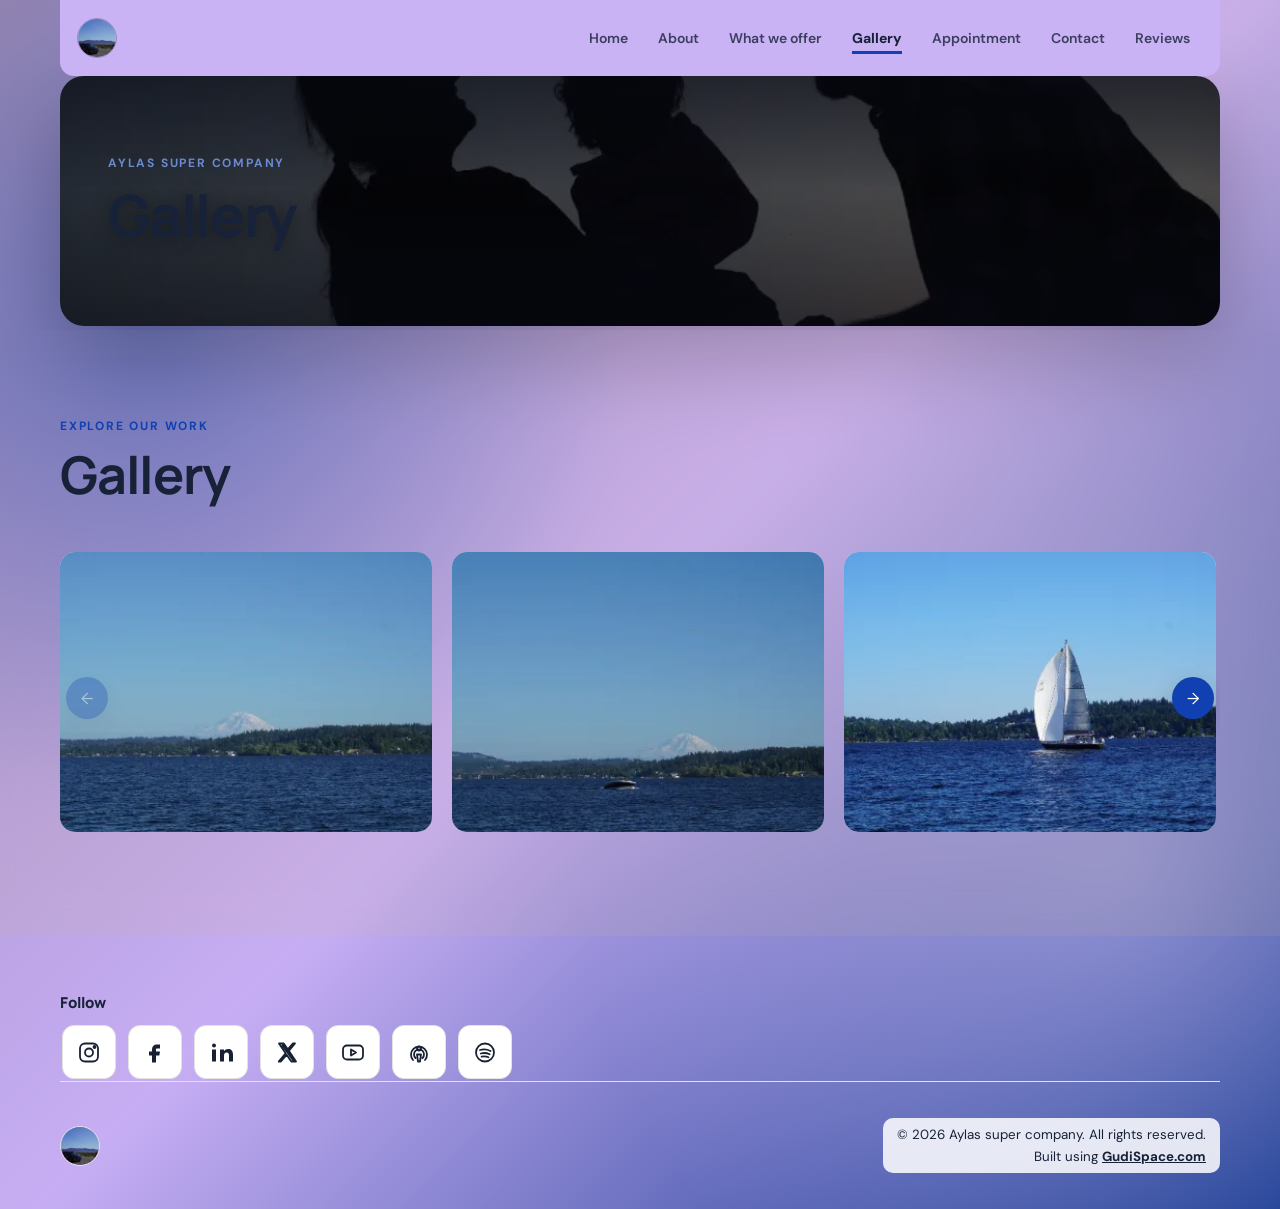
<file: gallery.html>
<!doctype html>
<html lang="en">
  <head>
    <meta charset="UTF-8" />
    <meta name="viewport" content="width=device-width, initial-scale=1.0" />
    <meta name="description" content="Gallery from Company." />
    <title>Gallery | Company</title>
    <link rel="preconnect" href="https://fonts.googleapis.com" />
    <link rel="preconnect" href="https://fonts.gstatic.com" crossorigin />
    <link href="https://fonts.googleapis.com/css2?family=DM+Sans:wght@400;500;600;700&amp;family=Manrope:wght@700;800&amp;display=swap" rel="stylesheet" />
    <link rel="stylesheet" href="styles.css?v=133" />
    <script src="script.js?v=133" defer></script>
  </head>
  <body data-page="gallery" data-page-title="Gallery" data-template="logo-left" data-header-text="light" data-header-image="false" data-logo-display="text">
    
    <header class="page-site-header">
      <nav class="nav-shell" aria-label="Main navigation">
        <a class="brand" href="index.html" aria-label="Company home"><span class="company-logo-slot" data-company-logo-slot data-logo-variant="brand"><span class="brand-mark" aria-hidden="true">C</span></span><strong data-company-name>Company</strong></a>
        <div class="desktop-nav"><a href="#top" data-section-link="index">Home</a><a href="about.html" data-section-link="about">About</a><a href="services.html" data-section-link="services">What we offer</a><a href="gallery.html" data-section-link="gallery" class="active">Gallery</a><a href="appointment.html" data-section-link="appointment">Appointment</a><a href="contact.html" data-section-link="contact">Contact</a><a href="reviews.html" data-section-link="reviews">Reviews</a></div>
        <button class="menu-button" type="button" aria-expanded="false" aria-controls="mobile-menu">
          <span></span><span></span><span></span><span class="sr-only">Open navigation</span>
        </button>
      </nav>
      <div class="mobile-nav" id="mobile-menu" hidden><a href="#top" data-section-link="index">Home</a><a href="about.html" data-section-link="about">About</a><a href="services.html" data-section-link="services">What we offer</a><a href="gallery.html" data-section-link="gallery" class="active">Gallery</a><a href="appointment.html" data-section-link="appointment">Appointment</a><a href="contact.html" data-section-link="contact">Contact</a><a href="reviews.html" data-section-link="reviews">Reviews</a></div>
      <div class="page-banner">
        <p class="eyebrow" data-company-name>Company</p>
        <h1>Gallery</h1>
      </div>
    </header>
    <main class="page-main">
      <section class="content-section">
        
      <div class="section-heading">
        <div>
          <p class="eyebrow">Explore our work</p>
          <h2>Gallery</h2>
        </div>
        
      </div>
        <div class="data-status" id="gallery-status">Loading gallery…</div>
        <div class="carousel-shell" data-carousel>
          <button class="carousel-arrow previous" type="button" data-carousel-direction="-1" aria-label="Previous gallery images">←</button>
          <div class="gallery-grid" id="gallery-list" data-carousel-track></div>
          <button class="carousel-arrow next" type="button" data-carousel-direction="1" aria-label="Next gallery images">→</button>
        </div>
      </section>
    </main>
    
    <aside class="social-strip footer-social-strip" data-social-location="footer" aria-label="Company links" hidden>
      <p class="follow-heading">Follow</p>
      <div class="social-strip-track"><a class="social-icon-link" data-social-platform="instagram" href="#" target="_blank" rel="noopener noreferrer" aria-label="Instagram" title="Instagram" hidden><svg viewBox="0 0 24 24" aria-hidden="true"><rect x="3" y="3" width="18" height="18" rx="5"></rect><circle cx="12" cy="12" r="4"></circle><circle cx="17.5" cy="6.5" r="1"></circle></svg><span class="sr-only">Instagram</span></a><a class="social-icon-link" data-social-platform="facebook" href="#" target="_blank" rel="noopener noreferrer" aria-label="Facebook" title="Facebook" hidden><svg viewBox="0 0 24 24" aria-hidden="true"><path d="M14 8h3V4h-3c-3.3 0-5 2-5 5v2H6v4h3v7h4v-7h3.3l.7-4H13V9c0-.7.3-1 1-1Z"></path></svg><span class="sr-only">Facebook</span></a><a class="social-icon-link" data-social-platform="linkedin" href="#" target="_blank" rel="noopener noreferrer" aria-label="LinkedIn" title="LinkedIn" hidden><svg viewBox="0 0 24 24" aria-hidden="true"><rect x="3" y="9" width="4" height="12"></rect><circle cx="5" cy="5" r="2"></circle><path d="M11 9h4v1.8c1-1.4 2.3-2.2 4.2-2.2 3 0 4.8 2 4.8 5.8V21h-4v-6c0-1.8-.6-3-2.3-3-1.8 0-2.7 1.2-2.7 3.4V21h-4V9Z"></path></svg><span class="sr-only">LinkedIn</span></a><a class="social-icon-link" data-social-platform="twitter" href="#" target="_blank" rel="noopener noreferrer" aria-label="Twitter / X" title="Twitter / X" hidden><svg viewBox="0 0 24 24" aria-hidden="true"><path d="M4 3h4.7l4.1 5.8L17.8 3H20l-6.2 7.3L21 21h-4.7l-4.7-6.7L5.9 21H3.7l6.9-8.2L4 3Zm3.5 2 10 14h2L9.5 5h-2Z"></path></svg><span class="sr-only">Twitter / X</span></a><a class="social-icon-link" data-social-platform="youtube" href="#" target="_blank" rel="noopener noreferrer" aria-label="YouTube" title="YouTube" hidden><svg viewBox="0 0 24 24" aria-hidden="true"><rect x="2" y="5" width="20" height="14" rx="4"></rect><path d="m10 9 5 3-5 3V9Z"></path></svg><span class="sr-only">YouTube</span></a><a class="social-icon-link" data-social-platform="applePodcast" href="#" target="_blank" rel="noopener noreferrer" aria-label="Apple Podcasts" title="Apple Podcasts" hidden><svg viewBox="0 0 24 24" aria-hidden="true"><circle cx="12" cy="8" r="2"></circle><path d="M8.5 17.5a5 5 0 1 1 7 0M6 19.5a8 8 0 1 1 12 0M10 14h4l-1 7h-2l-1-7Z"></path></svg><span class="sr-only">Apple Podcasts</span></a><a class="social-icon-link" data-social-platform="spotify" href="#" target="_blank" rel="noopener noreferrer" aria-label="Spotify" title="Spotify" hidden><svg viewBox="0 0 24 24" aria-hidden="true"><circle cx="12" cy="12" r="9"></circle><path d="M7 9.5c3.6-1 7.4-.6 10.5 1M7.8 13c3-.8 6.2-.5 8.8.8M8.6 16.2c2.3-.6 4.8-.4 6.8.6"></path></svg><span class="sr-only">Spotify</span></a></div>
    </aside>
    <footer class="site-footer">
      <a class="brand footer-brand" href="index.html"><span class="company-logo-slot" data-company-logo-slot data-logo-variant="brand"><span class="brand-mark" aria-hidden="true">C</span></span><strong data-company-name>Company</strong></a>
      <div class="footer-meta"><small>© <span id="copyright-years" data-start-year="2026"></span> <span data-company-name>Company</span>. All rights reserved.</small><small class="gudispace-attribution">Built using <a href="https://gudispace.com/" target="_blank" rel="noopener noreferrer">GudiSpace.com</a></small></div>
    </footer>
  </body>
</html>
</file>
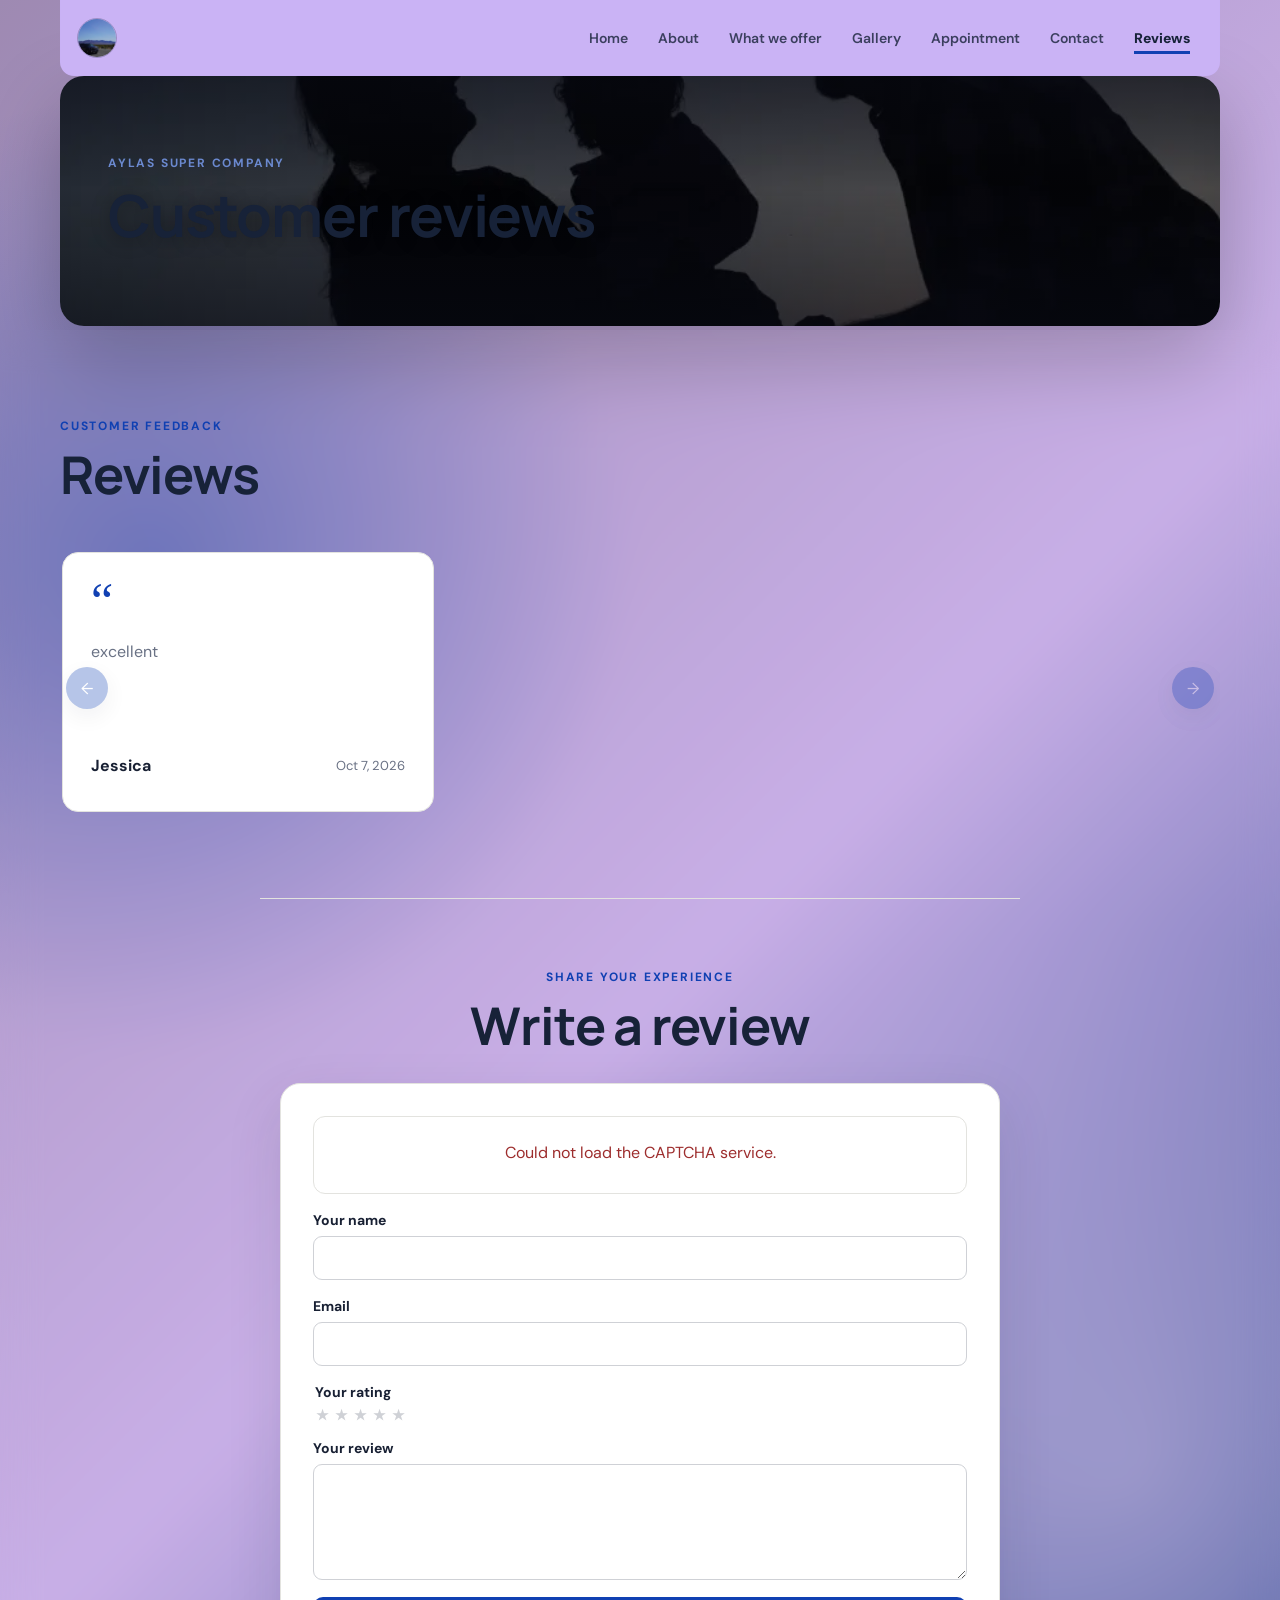
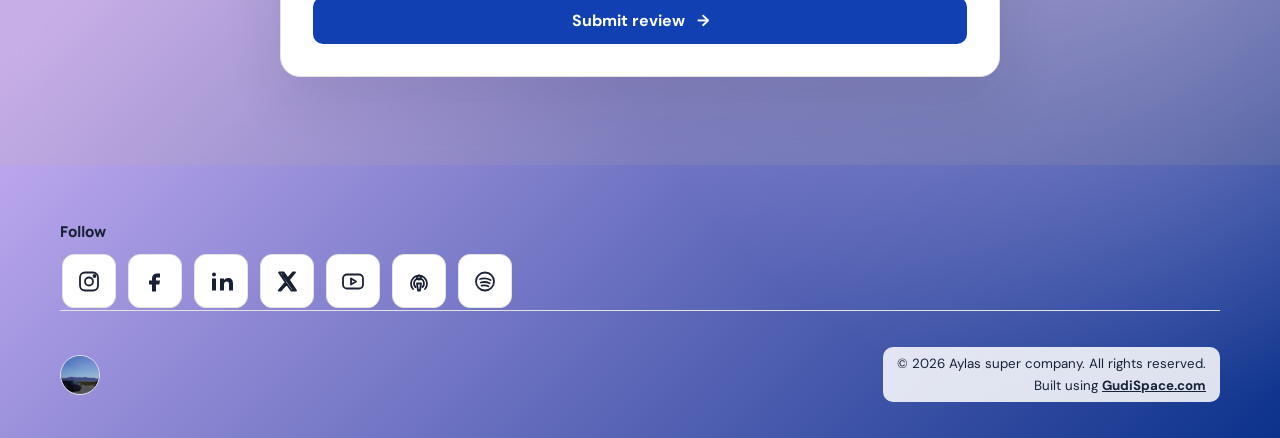
<file: reviews.html>
<!doctype html>
<html lang="en">
  <head>
    <meta charset="UTF-8" />
    <meta name="viewport" content="width=device-width, initial-scale=1.0" />
    <meta name="description" content="Customer reviews for Company." />
    <title>Customer reviews | Company</title>
    <link rel="preconnect" href="https://fonts.googleapis.com" />
    <link rel="preconnect" href="https://fonts.gstatic.com" crossorigin />
    <link href="https://fonts.googleapis.com/css2?family=DM+Sans:wght@400;500;600;700&amp;family=Manrope:wght@700;800&amp;display=swap" rel="stylesheet" />
    <link rel="stylesheet" href="styles.css?v=133" />
    <script src="script.js?v=133" defer></script>
  </head>
  <body data-page="reviews" data-page-title="Customer reviews" data-template="logo-left" data-header-text="light" data-header-image="false" data-logo-display="text">
    
    <header class="page-site-header">
      <nav class="nav-shell" aria-label="Main navigation">
        <a class="brand" href="index.html" aria-label="Company home"><span class="company-logo-slot" data-company-logo-slot data-logo-variant="brand"><span class="brand-mark" aria-hidden="true">C</span></span><strong data-company-name>Company</strong></a>
        <div class="desktop-nav"><a href="#top" data-section-link="index">Home</a><a href="about.html" data-section-link="about">About</a><a href="services.html" data-section-link="services">What we offer</a><a href="gallery.html" data-section-link="gallery">Gallery</a><a href="appointment.html" data-section-link="appointment">Appointment</a><a href="contact.html" data-section-link="contact">Contact</a><a href="reviews.html" data-section-link="reviews" class="active">Reviews</a></div>
        <button class="menu-button" type="button" aria-expanded="false" aria-controls="mobile-menu">
          <span></span><span></span><span></span><span class="sr-only">Open navigation</span>
        </button>
      </nav>
      <div class="mobile-nav" id="mobile-menu" hidden><a href="#top" data-section-link="index">Home</a><a href="about.html" data-section-link="about">About</a><a href="services.html" data-section-link="services">What we offer</a><a href="gallery.html" data-section-link="gallery">Gallery</a><a href="appointment.html" data-section-link="appointment">Appointment</a><a href="contact.html" data-section-link="contact">Contact</a><a href="reviews.html" data-section-link="reviews" class="active">Reviews</a></div>
      <div class="page-banner">
        <p class="eyebrow" data-company-name>Company</p>
        <h1>Customer reviews</h1>
      </div>
    </header>
    <main class="page-main reviews-page">
      <section class="content-section">
        
      <div class="section-heading">
        <div>
          <p class="eyebrow">Customer feedback</p>
          <h2>Reviews</h2>
        </div>
        
      </div>
        <div class="data-status" id="reviews-status">Loading reviews…</div>
        <div class="carousel-shell" data-carousel>
          <button class="carousel-arrow previous" type="button" data-carousel-direction="-1" aria-label="Previous reviews">←</button>
          <div class="review-grid" id="review-list" data-carousel-track></div>
          <button class="carousel-arrow next" type="button" data-carousel-direction="1" aria-label="Next reviews">→</button>
        </div>
        
      <section class="review-submission-section" data-form-container="review" hidden>
        <div class="review-submission-copy">
          <p class="eyebrow">Share your experience</p>
          <h2>Write a review</h2>
        </div>
        <form class="contact-form review-form" id="review-submission-form" action="https://api.web3forms.com/submit" method="post" data-review-form data-form-kind="review" data-company="Company">
          <input type="hidden" name="subject" value="New customer review for Company" data-review-subject data-company-subject="review" />
          <input type="hidden" name="_subject" value="New customer review for Company" data-review-subject data-company-subject="review" />
          
          <input type="hidden" name="access_key" value="" data-form-access-key />
          <input class="spam-trap" type="checkbox" name="botcheck" tabindex="-1" autocomplete="off" aria-hidden="true" />
          <div class="captcha-field">
            <div class="h-captcha" id="review-captcha" data-captcha="true"></div>
          </div>
          <label>Your name<input name="name" autocomplete="name" required /></label>
          <label>Email<input name="email" type="email" autocomplete="email" required /></label>
          <fieldset class="star-rating">
            <legend>Your rating</legend>
            <div class="star-rating-options">
              <input id="review-star-5" name="stars" type="radio" value="5" />
              <label for="review-star-5" title="5 stars"><span class="sr-only">5 stars</span>★</label>
              <input id="review-star-4" name="stars" type="radio" value="4" />
              <label for="review-star-4" title="4 stars"><span class="sr-only">4 stars</span>★</label>
              <input id="review-star-3" name="stars" type="radio" value="3" />
              <label for="review-star-3" title="3 stars"><span class="sr-only">3 stars</span>★</label>
              <input id="review-star-2" name="stars" type="radio" value="2" />
              <label for="review-star-2" title="2 stars"><span class="sr-only">2 stars</span>★</label>
              <input id="review-star-1" name="stars" type="radio" value="1" />
              <label for="review-star-1" title="1 star"><span class="sr-only">1 star</span>★</label>
            </div>
          </fieldset>
          <label>Your review<textarea name="review" rows="5" required></textarea></label>
          <button type="submit">Submit review <span aria-hidden="true">→</span></button>
        </form>
      </section>
      </section>
    </main>
    
    <aside class="social-strip footer-social-strip" data-social-location="footer" aria-label="Company links" hidden>
      <p class="follow-heading">Follow</p>
      <div class="social-strip-track"><a class="social-icon-link" data-social-platform="instagram" href="#" target="_blank" rel="noopener noreferrer" aria-label="Instagram" title="Instagram" hidden><svg viewBox="0 0 24 24" aria-hidden="true"><rect x="3" y="3" width="18" height="18" rx="5"></rect><circle cx="12" cy="12" r="4"></circle><circle cx="17.5" cy="6.5" r="1"></circle></svg><span class="sr-only">Instagram</span></a><a class="social-icon-link" data-social-platform="facebook" href="#" target="_blank" rel="noopener noreferrer" aria-label="Facebook" title="Facebook" hidden><svg viewBox="0 0 24 24" aria-hidden="true"><path d="M14 8h3V4h-3c-3.3 0-5 2-5 5v2H6v4h3v7h4v-7h3.3l.7-4H13V9c0-.7.3-1 1-1Z"></path></svg><span class="sr-only">Facebook</span></a><a class="social-icon-link" data-social-platform="linkedin" href="#" target="_blank" rel="noopener noreferrer" aria-label="LinkedIn" title="LinkedIn" hidden><svg viewBox="0 0 24 24" aria-hidden="true"><rect x="3" y="9" width="4" height="12"></rect><circle cx="5" cy="5" r="2"></circle><path d="M11 9h4v1.8c1-1.4 2.3-2.2 4.2-2.2 3 0 4.8 2 4.8 5.8V21h-4v-6c0-1.8-.6-3-2.3-3-1.8 0-2.7 1.2-2.7 3.4V21h-4V9Z"></path></svg><span class="sr-only">LinkedIn</span></a><a class="social-icon-link" data-social-platform="twitter" href="#" target="_blank" rel="noopener noreferrer" aria-label="Twitter / X" title="Twitter / X" hidden><svg viewBox="0 0 24 24" aria-hidden="true"><path d="M4 3h4.7l4.1 5.8L17.8 3H20l-6.2 7.3L21 21h-4.7l-4.7-6.7L5.9 21H3.7l6.9-8.2L4 3Zm3.5 2 10 14h2L9.5 5h-2Z"></path></svg><span class="sr-only">Twitter / X</span></a><a class="social-icon-link" data-social-platform="youtube" href="#" target="_blank" rel="noopener noreferrer" aria-label="YouTube" title="YouTube" hidden><svg viewBox="0 0 24 24" aria-hidden="true"><rect x="2" y="5" width="20" height="14" rx="4"></rect><path d="m10 9 5 3-5 3V9Z"></path></svg><span class="sr-only">YouTube</span></a><a class="social-icon-link" data-social-platform="applePodcast" href="#" target="_blank" rel="noopener noreferrer" aria-label="Apple Podcasts" title="Apple Podcasts" hidden><svg viewBox="0 0 24 24" aria-hidden="true"><circle cx="12" cy="8" r="2"></circle><path d="M8.5 17.5a5 5 0 1 1 7 0M6 19.5a8 8 0 1 1 12 0M10 14h4l-1 7h-2l-1-7Z"></path></svg><span class="sr-only">Apple Podcasts</span></a><a class="social-icon-link" data-social-platform="spotify" href="#" target="_blank" rel="noopener noreferrer" aria-label="Spotify" title="Spotify" hidden><svg viewBox="0 0 24 24" aria-hidden="true"><circle cx="12" cy="12" r="9"></circle><path d="M7 9.5c3.6-1 7.4-.6 10.5 1M7.8 13c3-.8 6.2-.5 8.8.8M8.6 16.2c2.3-.6 4.8-.4 6.8.6"></path></svg><span class="sr-only">Spotify</span></a></div>
    </aside>
    <footer class="site-footer">
      <a class="brand footer-brand" href="index.html"><span class="company-logo-slot" data-company-logo-slot data-logo-variant="brand"><span class="brand-mark" aria-hidden="true">C</span></span><strong data-company-name>Company</strong></a>
      <div class="footer-meta"><small>© <span id="copyright-years" data-start-year="2026"></span> <span data-company-name>Company</span>. All rights reserved.</small><small class="gudispace-attribution">Built using <a href="https://gudispace.com/" target="_blank" rel="noopener noreferrer">GudiSpace.com</a></small></div>
    </footer>
  </body>
</html>
</file>
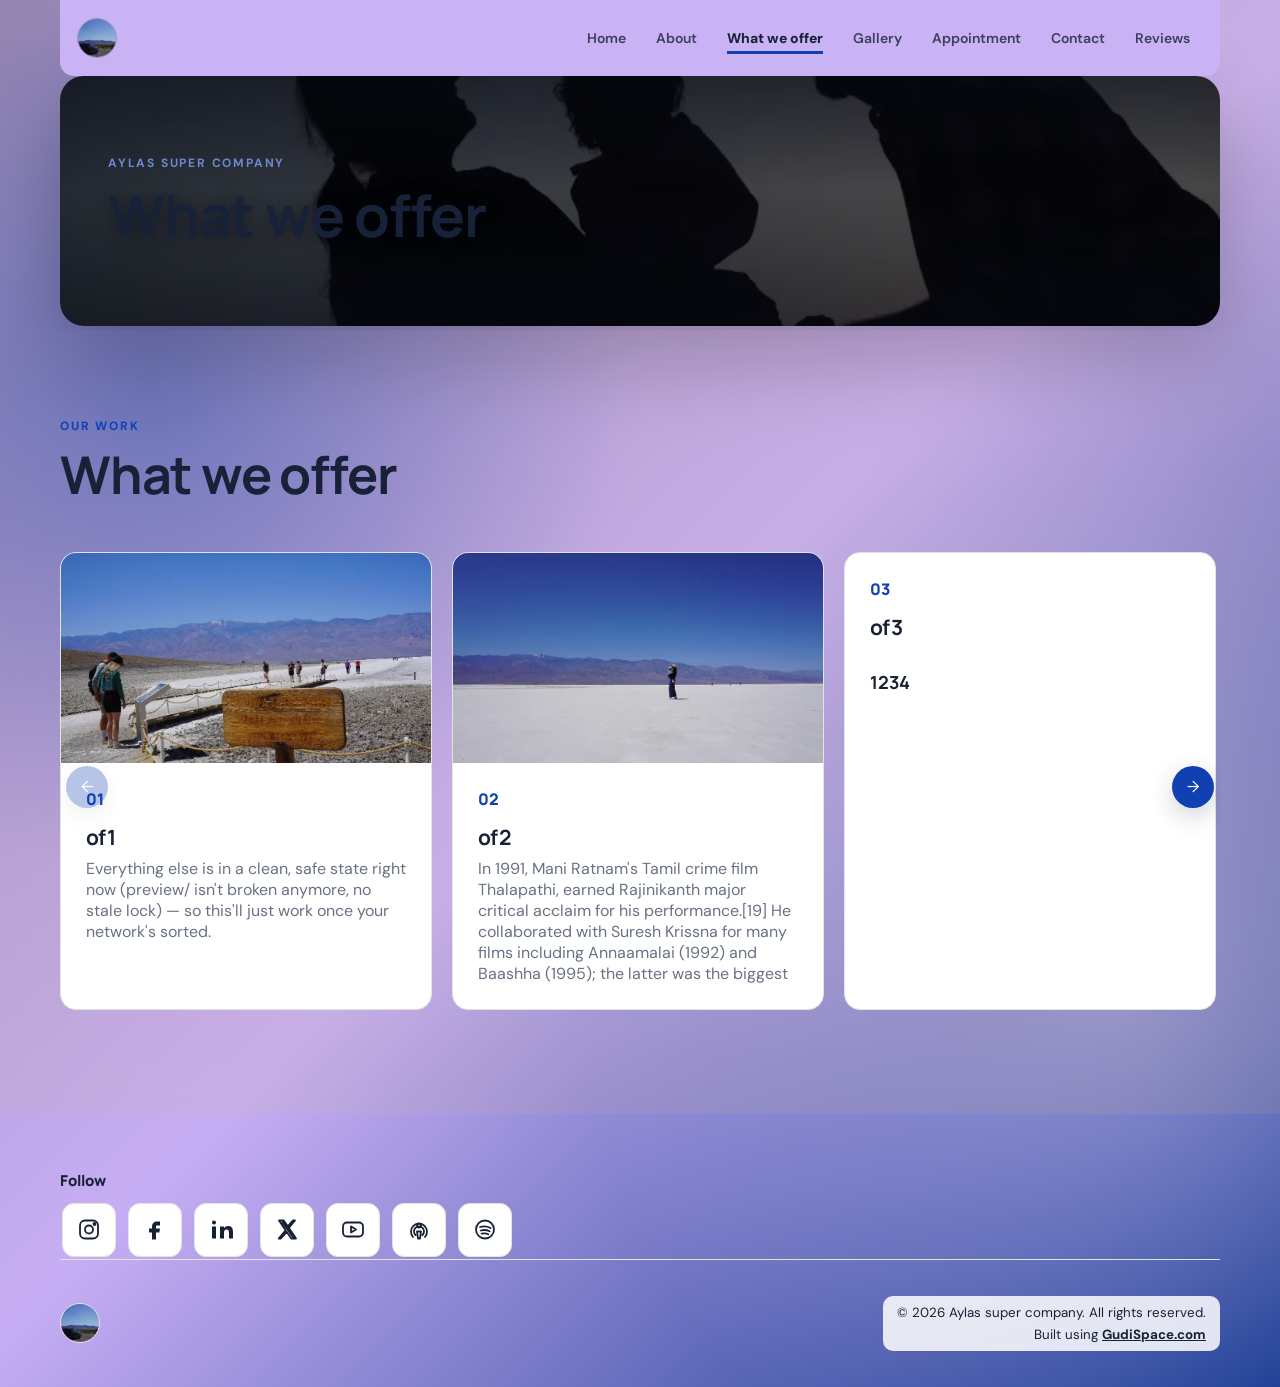
<file: services.html>
<!doctype html>
<html lang="en">
  <head>
    <meta charset="UTF-8" />
    <meta name="viewport" content="width=device-width, initial-scale=1.0" />
    <meta name="description" content="What Company offers." />
    <title>What we offer | Company</title>
    <link rel="preconnect" href="https://fonts.googleapis.com" />
    <link rel="preconnect" href="https://fonts.gstatic.com" crossorigin />
    <link href="https://fonts.googleapis.com/css2?family=DM+Sans:wght@400;500;600;700&amp;family=Manrope:wght@700;800&amp;display=swap" rel="stylesheet" />
    <link rel="stylesheet" href="styles.css?v=133" />
    <script src="script.js?v=133" defer></script>
  </head>
  <body data-page="services" data-page-title="What we offer" data-template="logo-left" data-header-text="light" data-header-image="false" data-logo-display="text">
    
    <header class="page-site-header">
      <nav class="nav-shell" aria-label="Main navigation">
        <a class="brand" href="index.html" aria-label="Company home"><span class="company-logo-slot" data-company-logo-slot data-logo-variant="brand"><span class="brand-mark" aria-hidden="true">C</span></span><strong data-company-name>Company</strong></a>
        <div class="desktop-nav"><a href="#top" data-section-link="index">Home</a><a href="about.html" data-section-link="about">About</a><a href="services.html" data-section-link="services" class="active">What we offer</a><a href="gallery.html" data-section-link="gallery">Gallery</a><a href="appointment.html" data-section-link="appointment">Appointment</a><a href="contact.html" data-section-link="contact">Contact</a><a href="reviews.html" data-section-link="reviews">Reviews</a></div>
        <button class="menu-button" type="button" aria-expanded="false" aria-controls="mobile-menu">
          <span></span><span></span><span></span><span class="sr-only">Open navigation</span>
        </button>
      </nav>
      <div class="mobile-nav" id="mobile-menu" hidden><a href="#top" data-section-link="index">Home</a><a href="about.html" data-section-link="about">About</a><a href="services.html" data-section-link="services" class="active">What we offer</a><a href="gallery.html" data-section-link="gallery">Gallery</a><a href="appointment.html" data-section-link="appointment">Appointment</a><a href="contact.html" data-section-link="contact">Contact</a><a href="reviews.html" data-section-link="reviews">Reviews</a></div>
      <div class="page-banner">
        <p class="eyebrow" data-company-name>Company</p>
        <h1>What we offer</h1>
      </div>
    </header>
    <main class="page-main">
      <section class="content-section">
        
      <div class="section-heading">
        <div>
          <p class="eyebrow">Our work</p>
          <h2 data-services-heading>What we offer</h2>
        </div>
        
      </div>
        <div class="data-status" id="services-status">Loading services…</div>
        <div class="carousel-shell" data-carousel>
          <button class="carousel-arrow previous" type="button" data-carousel-direction="-1" aria-label="Previous services">←</button>
          <div class="service-grid vertical-services" id="service-list" data-carousel-track></div>
          <button class="carousel-arrow next" type="button" data-carousel-direction="1" aria-label="Next services">→</button>
        </div>
      </section>
    </main>
    
    <aside class="social-strip footer-social-strip" data-social-location="footer" aria-label="Company links" hidden>
      <p class="follow-heading">Follow</p>
      <div class="social-strip-track"><a class="social-icon-link" data-social-platform="instagram" href="#" target="_blank" rel="noopener noreferrer" aria-label="Instagram" title="Instagram" hidden><svg viewBox="0 0 24 24" aria-hidden="true"><rect x="3" y="3" width="18" height="18" rx="5"></rect><circle cx="12" cy="12" r="4"></circle><circle cx="17.5" cy="6.5" r="1"></circle></svg><span class="sr-only">Instagram</span></a><a class="social-icon-link" data-social-platform="facebook" href="#" target="_blank" rel="noopener noreferrer" aria-label="Facebook" title="Facebook" hidden><svg viewBox="0 0 24 24" aria-hidden="true"><path d="M14 8h3V4h-3c-3.3 0-5 2-5 5v2H6v4h3v7h4v-7h3.3l.7-4H13V9c0-.7.3-1 1-1Z"></path></svg><span class="sr-only">Facebook</span></a><a class="social-icon-link" data-social-platform="linkedin" href="#" target="_blank" rel="noopener noreferrer" aria-label="LinkedIn" title="LinkedIn" hidden><svg viewBox="0 0 24 24" aria-hidden="true"><rect x="3" y="9" width="4" height="12"></rect><circle cx="5" cy="5" r="2"></circle><path d="M11 9h4v1.8c1-1.4 2.3-2.2 4.2-2.2 3 0 4.8 2 4.8 5.8V21h-4v-6c0-1.8-.6-3-2.3-3-1.8 0-2.7 1.2-2.7 3.4V21h-4V9Z"></path></svg><span class="sr-only">LinkedIn</span></a><a class="social-icon-link" data-social-platform="twitter" href="#" target="_blank" rel="noopener noreferrer" aria-label="Twitter / X" title="Twitter / X" hidden><svg viewBox="0 0 24 24" aria-hidden="true"><path d="M4 3h4.7l4.1 5.8L17.8 3H20l-6.2 7.3L21 21h-4.7l-4.7-6.7L5.9 21H3.7l6.9-8.2L4 3Zm3.5 2 10 14h2L9.5 5h-2Z"></path></svg><span class="sr-only">Twitter / X</span></a><a class="social-icon-link" data-social-platform="youtube" href="#" target="_blank" rel="noopener noreferrer" aria-label="YouTube" title="YouTube" hidden><svg viewBox="0 0 24 24" aria-hidden="true"><rect x="2" y="5" width="20" height="14" rx="4"></rect><path d="m10 9 5 3-5 3V9Z"></path></svg><span class="sr-only">YouTube</span></a><a class="social-icon-link" data-social-platform="applePodcast" href="#" target="_blank" rel="noopener noreferrer" aria-label="Apple Podcasts" title="Apple Podcasts" hidden><svg viewBox="0 0 24 24" aria-hidden="true"><circle cx="12" cy="8" r="2"></circle><path d="M8.5 17.5a5 5 0 1 1 7 0M6 19.5a8 8 0 1 1 12 0M10 14h4l-1 7h-2l-1-7Z"></path></svg><span class="sr-only">Apple Podcasts</span></a><a class="social-icon-link" data-social-platform="spotify" href="#" target="_blank" rel="noopener noreferrer" aria-label="Spotify" title="Spotify" hidden><svg viewBox="0 0 24 24" aria-hidden="true"><circle cx="12" cy="12" r="9"></circle><path d="M7 9.5c3.6-1 7.4-.6 10.5 1M7.8 13c3-.8 6.2-.5 8.8.8M8.6 16.2c2.3-.6 4.8-.4 6.8.6"></path></svg><span class="sr-only">Spotify</span></a></div>
    </aside>
    <footer class="site-footer">
      <a class="brand footer-brand" href="index.html"><span class="company-logo-slot" data-company-logo-slot data-logo-variant="brand"><span class="brand-mark" aria-hidden="true">C</span></span><strong data-company-name>Company</strong></a>
      <div class="footer-meta"><small>© <span id="copyright-years" data-start-year="2026"></span> <span data-company-name>Company</span>. All rights reserved.</small><small class="gudispace-attribution">Built using <a href="https://gudispace.com/" target="_blank" rel="noopener noreferrer">GudiSpace.com</a></small></div>
    </footer>
  </body>
</html>
</file>
<file: styles.css>
:root {
  --ink: #182033;
  --muted: #697184;
  --paper: #fbfaf7;
  --white: #ffffff;
  --navy: #172238;
  --brand: #c79245;
  --brand-dark: #9a6518;
  --brand-light: #fff1a4;
  --secondary: #172238;
  --secondary-dark: #000015;
  --secondary-light: #677288;
  --on-secondary: #ffffff;
  --on-brand: #ffffff;
  --on-page: #172238;
  --page-blur: 0px;
  --header-primary-surface: color-mix(in srgb, var(--brand) 6%, rgb(255 255 255 / 97%));
  /* Solid (not transparent) so a busy photo never bleeds through and the
     nav text stays readable - but colored by the actual theme (secondary),
     not forced toward white, so a dark palette gets a dark nav and a light
     palette gets a light one, instead of every site getting the same
     always-light bar regardless of what the person picked. */
  --header-secondary-surface: color-mix(in srgb, var(--secondary) 94%, white);
  --hero-background: radial-gradient(circle at 82% 42%, color-mix(in srgb, var(--brand) 28%, transparent), transparent 26rem), linear-gradient(135deg, var(--secondary-dark), var(--secondary) 58%, var(--secondary-dark));
  --border: #e3e3df;
  --shadow: 0 20px 55px rgba(23, 34, 56, 0.12);
  --heading-font: "Manrope", sans-serif;
}

* {
  box-sizing: border-box;
}

[hidden] {
  display: none !important;
}

html {
  width: 100%;
  max-width: 100%;
  overflow-x: hidden;
  scroll-behavior: smooth;
}

body {
  position: relative;
  width: 100%;
  max-width: 100%;
  min-width: 0;
  margin: 0;
  overflow-x: hidden;
  color: var(--on-page);
  background: #fbfaf7;
  background-attachment: fixed;
  font-family: "DM Sans", sans-serif;
  line-height: 1.6;
}

body > main {
  background: var(--paper);
  backdrop-filter: blur(var(--page-blur));
  -webkit-backdrop-filter: blur(var(--page-blur));
}

body,
button,
input,
textarea {
  font: inherit;
}

img {
  display: block;
  max-width: 100%;
}

.company-logo-slot {
  display: contents;
}

a {
  color: inherit;
}

.sr-only {
  position: absolute;
  width: 1px;
  height: 1px;
  padding: 0;
  margin: -1px;
  overflow: hidden;
  clip: rect(0, 0, 0, 0);
  white-space: nowrap;
  border: 0;
}

.site-header {
  min-height: clamp(640px, 60vw, 820px);
  padding-top: 76px;
  overflow: hidden;
  color: var(--on-secondary);
  background: var(--hero-background);
  background-position: center;
  background-size: cover;
  background-repeat: no-repeat;
}

.nav-shell,
.hero,
.content-section,
.site-footer {
  width: min(1160px, calc(100% - 40px));
  margin-inline: auto;
}

.nav-shell {
  position: fixed;
  z-index: 20;
  top: 0;
  left: 50%;
  display: flex;
  align-items: center;
  justify-content: space-between;
  min-height: 76px;
  padding: 0 16px;
  background: color-mix(in srgb, var(--secondary-dark) 90%, transparent);
  border: 1px solid color-mix(in srgb, var(--on-secondary) 13%, transparent);
  border-top: 0;
  border-radius: 0 0 14px 14px;
  backdrop-filter: blur(14px);
  transform: translateX(-50%);
}

body[data-header-image="true"] .nav-shell,
body[data-header-image="true"] .mobile-nav {
  background: var(--header-secondary-surface);
  border-color: color-mix(in srgb, var(--secondary) 24%, transparent);
}

/* --header-secondary-surface is now solid AND theme-colored (see its
   definition above) - dark for a dark palette, light for a light one - so
   the link text can go back to following the theme too, via --on-secondary
   (already correctly dark-on-light or light-on-dark, since it's computed
   from secondary's own lightness). */
body[data-header-image="true"] .desktop-nav a,
body[data-header-image="true"] .mobile-nav a {
  color: color-mix(in srgb, var(--on-secondary) 80%, transparent);
}

body[data-header-image="true"] .desktop-nav a:hover,
body[data-header-image="true"] .desktop-nav a.active,
body[data-header-image="true"] .mobile-nav a.active {
  color: var(--on-secondary);
}

/* With a photo, .site-header's own full-width band goes back to the plain
   page background - the photo itself now lives only inside .hero, boxed to
   the same width as the nav above it (see below), instead of stretching
   edge to edge. */
body[data-header-image="true"] .site-header {
  background: var(--paper);
  color: var(--on-page);
}

body[data-header-image="true"] .hero {
  background: var(--hero-photo-background);
  background-position: center;
  background-size: cover;
  background-repeat: no-repeat;
  padding: 56px 48px;
  border-radius: 24px;
  box-shadow: 0 30px 80px rgb(0 0 0 / 25%);
  /* Fixed white, NOT var(--on-secondary) - this box always sits on the
     same dark photo+scrim no matter what the palette is, so its text can't
     follow the theme's light/dark flip. A light palette (light secondary)
     would otherwise flip --on-secondary to dark text, which is unreadable
     against the dark photo. */
  color: #ffffff;
}

body[data-header-image="true"] .hero-copy {
  padding: 0;
}

.brand {
  display: inline-flex;
  gap: 11px;
  align-items: center;
  font-family: var(--heading-font);
  text-decoration: none;
}

.brand img,
.brand-mark {
  width: 40px;
  height: 40px;
  object-fit: cover;
  border: 1px solid color-mix(in srgb, var(--on-secondary) 25%, transparent);
  border-radius: 50%;
}

body[data-logo-display="image"] .brand > strong,
body[data-logo-display="text"] .brand > .company-logo-slot,
body:not([data-logo-display="text"]) .hero-text-logo {
  display: none;
}

body[data-logo-display="text"] .hero-art > .company-logo-slot {
  display: none;
}

.hero-text-logo {
  max-width: 100%;
  color: var(--on-secondary);
  font-family: var(--heading-font);
  font-size: clamp(42px, 7vw, 86px);
  line-height: 1;
  overflow-wrap: anywhere;
  text-align: center;
}

.brand-mark {
  display: grid;
  color: color-mix(in srgb, var(--brand-light) 75%, var(--on-secondary));
  font-size: 13px;
  background: var(--secondary-dark);
  place-items: center;
}

.desktop-nav {
  display: flex;
  gap: 4px;
}

.desktop-nav a,
.mobile-nav a {
  padding: 9px 13px;
  color: color-mix(in srgb, var(--on-secondary) 76%, transparent);
  font-size: 14px;
  font-weight: 600;
  text-decoration: none;
  border-radius: 8px;
}

.desktop-nav a:hover {
  color: var(--on-secondary);
  background: transparent;
}

.desktop-nav a.active,
.mobile-nav a.active {
  color: var(--on-secondary);
  font-weight: 800;
  text-decoration: underline;
  text-decoration-color: var(--brand);
  text-decoration-thickness: 3px;
  text-underline-offset: 8px;
  background: transparent;
  box-shadow: none;
}

.menu-button,
.mobile-nav {
  display: none;
}

.hero {
  display: grid;
  grid-template-columns: minmax(0, 1.1fr) minmax(300px, 0.9fr);
  gap: 60px;
  align-items: center;
  min-height: calc(clamp(640px, 60vw, 820px) - 76px);
}

.hero-copy {
  max-width: 680px;
  padding: 60px 0;
}

.eyebrow {
  margin: 0 0 12px;
  color: var(--brand);
  font-size: 12px;
  font-weight: 700;
  letter-spacing: 1.8px;
  text-transform: uppercase;
}

.hero .eyebrow {
  color: color-mix(in srgb, var(--brand-light) 75%, var(--on-secondary));
}

body[data-header-image="true"] .hero .eyebrow,
body[data-header-image="true"] .page-banner .eyebrow {
  color: var(--brand-light);
}

body[data-header-image="true"] .hero-description {
  color: rgb(255 255 255 / 85%);
}

body[data-header-image="true"] .secondary-link {
  color: rgb(255 255 255 / 92%);
}

h1,
h2,
h3 {
  margin-top: 0;
  font-family: var(--heading-font);
  line-height: 1.12;
  letter-spacing: -1.2px;
}

h1 {
  margin-bottom: 20px;
  font-size: clamp(36px, 5vw, 58px);
}

h2 {
  margin-bottom: 0;
  font-size: clamp(34px, 5vw, 52px);
}

h3 {
  font-size: 21px;
}

.hero-description {
  max-width: 620px;
  margin: 0 0 28px;
  color: color-mix(in srgb, var(--on-secondary) 72%, transparent);
  font-size: 18px;
}

/* Extra contrast insurance for white text sitting directly on a photo -
   the gradient scrim (baked into --hero-background) does most of the
   work, this just guards against an unusually bright patch of the photo
   landing right behind the text. */
body[data-header-image="true"] .hero h1,
body[data-header-image="true"] .hero-description,
body[data-header-image="true"] .page-banner h1 {
  text-shadow: 0 2px 18px rgb(0 0 0 / 35%);
}

.hero-actions {
  display: flex;
  gap: 20px;
  align-items: center;
  flex-wrap: wrap;
}

.primary-button,
.contact-form button {
  display: inline-flex;
  gap: 12px;
  align-items: center;
  justify-content: center;
  padding: 13px 20px;
  color: var(--on-brand);
  font-weight: 700;
  text-decoration: none;
  background: var(--brand);
  border: 0;
  border-radius: 10px;
  cursor: pointer;
  transition: 180ms ease;
}

.primary-button:hover,
.contact-form button:hover {
  background: var(--brand-dark);
  transform: translateY(-2px);
}

.secondary-link {
  color: color-mix(in srgb, var(--on-secondary) 84%, transparent);
  font-weight: 600;
  text-decoration-color: color-mix(in srgb, var(--brand-light) 60%, transparent);
  text-underline-offset: 5px;
}

.hero-art {
  position: relative;
  display: grid;
  min-height: 340px;
  place-items: center;
}

.hero-image-wrap,
.hero-monogram {
  position: relative;
  width: min(100%, var(--logo-size, 310px));
  aspect-ratio: 1;
  overflow: hidden;
  background: var(--secondary-dark);
  border: 1px solid color-mix(in srgb, var(--on-secondary) 18%, transparent);
  border-radius: 30px;
  box-shadow: 0 35px 90px rgba(0, 0, 0, 0.4);
}

.hero-image-wrap::before,
.hero-monogram::before {
  position: absolute;
  z-index: 0;
  inset: -20%;
  content: "";
  background: radial-gradient(circle, color-mix(in srgb, var(--brand) 38%, transparent), transparent 65%);
}

.hero-image-wrap img {
  position: relative;
  z-index: 1;
  width: 100%;
  height: 100%;
  object-fit: cover;
  object-position: center;
}

.hero-monogram {
  display: grid;
  place-items: center;
}

.hero-monogram span {
  position: relative;
  z-index: 1;
  color: var(--brand-light);
  font-family: var(--heading-font);
  font-size: clamp(80px, 13vw, 150px);
}

.content-section {
  padding: 88px 0;
  scroll-margin-top: 100px;
}

.content-section + .content-section {
  border-top: 1px solid var(--border);
  background: var(--paper);
  backdrop-filter: blur(var(--page-blur));
  -webkit-backdrop-filter: blur(var(--page-blur));
}

.section-heading {
  display: flex;
  gap: 50px;
  align-items: end;
  justify-content: space-between;
  margin-bottom: 44px;
}

.section-heading > p {
  max-width: 430px;
  margin: 0;
  color: color-mix(in srgb, var(--on-page) 72%, transparent);
}

.about-card {
  padding: 46px;
  background: var(--white);
  border: 1px solid var(--border);
  border-radius: 22px;
  box-shadow: 0 8px 28px rgba(23, 34, 56, 0.05);
  color: var(--ink);
}

.about-card > p {
  margin: 0;
  color: var(--muted);
  font-size: 19px;
}

.carousel-shell {
  position: relative;
  width: 100%;
  max-width: 100%;
  min-width: 0;
  overflow: hidden;
}

.service-grid,
.review-grid,
.gallery-grid {
  display: flex;
  gap: 20px;
  width: 100%;
  max-width: 100%;
  min-width: 0;
  overflow-x: auto;
  padding: 4px 2px 16px;
  scroll-behavior: smooth;
  scroll-snap-type: x mandatory;
  scrollbar-width: none;
}

.service-grid::-webkit-scrollbar,
.review-grid::-webkit-scrollbar,
.gallery-grid::-webkit-scrollbar {
  display: none;
}

.carousel-arrow {
  position: absolute;
  z-index: 3;
  top: 50%;
  display: grid;
  width: 42px;
  height: 42px;
  padding: 0;
  color: var(--on-brand);
  background: var(--brand);
  border: 0;
  border-radius: 50%;
  cursor: pointer;
  place-items: center;
  transform: translateY(-50%);
  box-shadow: 0 8px 24px rgba(23, 34, 56, 0.2);
}

.carousel-arrow:hover {
  background: var(--brand-dark);
}

.carousel-arrow:disabled {
  cursor: not-allowed;
  opacity: 0.3;
  transform: translateY(-50%);
}

.carousel-arrow.previous {
  left: 6px;
}

.carousel-arrow.next {
  right: 6px;
}

.service-card,
blockquote {
  flex: 0 0 calc((100% - 40px) / 3);
  min-height: 260px;
  margin: 0;
  padding: 28px;
  background: var(--white);
  border: 1px solid var(--border);
  border-radius: 16px;
  color: var(--ink);
}

.service-number {
  color: var(--brand);
  font-family: var(--heading-font);
  font-weight: 800;
}

.service-card {
  padding: 0;
  overflow: hidden;
}

.service-card-content {
  display: flex;
  min-width: 0;
  padding: 25px;
  flex-direction: column;
}

.service-card h3 {
  margin: 16px 0 8px;
}

.service-card p,
blockquote p {
  margin: 0;
  color: var(--muted);
}

.service-media {
  width: 100%;
  height: 210px;
  overflow: hidden;
  background: color-mix(in srgb, var(--secondary) 10%, white);
}

.service-media img,
.service-media iframe,
.service-media video {
  width: 100%;
  height: 100%;
  object-fit: cover;
  border: 0;
}

.service-card-footer {
  display: flex;
  gap: 14px;
  align-items: center;
  justify-content: space-between;
  margin-top: auto;
  padding-top: 22px;
}

.service-price {
  color: var(--ink);
  font-family: var(--heading-font);
  font-size: 18px;
}

.service-link,
.service-payment-link {
  color: var(--brand-dark);
  font-size: 14px;
  font-weight: 700;
  text-underline-offset: 4px;
}

.service-card-actions {
  display: flex;
  flex-wrap: wrap;
  gap: 8px 14px;
  align-items: center;
  justify-content: flex-end;
}

.service-payment-link {
  padding: 9px 13px;
  color: var(--on-brand);
  text-decoration: none;
  background: var(--brand);
  border-radius: 999px;
}

.vertical-services {
  display: grid;
  gap: 24px;
  overflow: visible;
  padding: 0;
  scroll-snap-type: none;
}

.vertical-services .service-card {
  display: grid;
  grid-template-columns: minmax(260px, 0.75fr) minmax(0, 1.25fr);
  min-height: 310px;
}

.vertical-services .service-media {
  height: 100%;
  min-height: 310px;
}

.vertical-services .service-card-content {
  padding: 32px;
}

.horizontal-services .service-card {
  flex-basis: calc((100% - 40px) / 3);
}

.service-card.compact-service-card {
  min-height: 0;
  align-self: flex-start;
}

.compact-service-card .service-card-content {
  padding: 20px;
}

.compact-service-card h3 {
  margin-bottom: 0;
}

.gallery-grid figure {
  flex: 0 0 calc((100% - 40px) / 3);
  height: 280px;
  min-height: 260px;
  margin: 0;
  overflow: hidden;
  background: #e9e8e4;
  border-radius: 15px;
}

.gallery-grid img {
  width: 100%;
  height: 100%;
  object-fit: cover;
  object-position: center;
  transition: transform 300ms ease;
}

.gallery-lightbox-trigger {
  display: block;
  width: 100%;
  height: 100%;
  padding: 0;
  overflow: hidden;
  background: transparent;
  border: 0;
  cursor: zoom-in;
}

.gallery-grid figure:hover img {
  transform: scale(1.04);
}

.gallery-lightbox {
  position: fixed;
  z-index: 1000;
  inset: 0;
  display: grid;
  width: 100vw;
  max-width: 100%;
  height: 100dvh;
  padding: clamp(16px, 4vw, 48px);
  overflow: hidden;
  background: rgba(7, 12, 22, 0.92);
  place-items: center;
}

.gallery-lightbox img {
  display: block;
  width: auto;
  max-width: 100%;
  height: auto;
  max-height: calc(100dvh - clamp(32px, 8vw, 96px));
  object-fit: contain;
}

.gallery-lightbox-close {
  position: absolute;
  z-index: 1;
  top: max(12px, env(safe-area-inset-top));
  right: max(12px, env(safe-area-inset-right));
  display: grid;
  width: 44px;
  height: 44px;
  padding: 0;
  color: #ffffff;
  font-size: 32px;
  line-height: 1;
  background: rgba(255, 255, 255, 0.14);
  border: 1px solid rgba(255, 255, 255, 0.35);
  border-radius: 50%;
  cursor: pointer;
  place-items: center;
}

body.lightbox-open {
  overflow: hidden;
}

.service-card,
.gallery-grid figure,
blockquote {
  scroll-snap-align: start;
}

.social-strip {
  width: min(1160px, calc(100% - 40px));
  margin: 24px auto 0;
}

.follow-heading {
  margin: 0 0 10px;
  color: var(--on-page);
  font-family: var(--heading-font);
  font-size: 15px;
  font-weight: 800;
}

.social-strip-track {
  display: flex;
  gap: 12px;
  overflow-x: auto;
  padding: 2px 2px 12px;
  scrollbar-width: none;
}

.footer-social-strip {
  margin-top: 56px;
}

.footer-social-strip .social-strip-track {
  padding-bottom: 2px;
}

.social-strip-track::-webkit-scrollbar {
  display: none;
}

.social-icon-link {
  display: inline-flex;
  align-items: center;
  justify-content: center;
  width: 54px;
  height: 54px;
  padding: 14px;
  color: var(--secondary);
  text-decoration: none;
  background: var(--white);
  border: 1px solid var(--border);
  border-radius: 12px;
  color: var(--ink);
  cursor: pointer;
  transition: 180ms ease;
}

.social-icon-link:hover {
  color: var(--brand-dark);
  border-color: var(--brand);
  transform: translateY(-2px);
}

.social-icon-link svg {
  width: 25px;
  height: 25px;
  fill: none;
  stroke: currentColor;
  stroke-linecap: round;
  stroke-linejoin: round;
  stroke-width: 1.8;
}

.social-icon-link[aria-label="Facebook"] svg,
.social-icon-link[aria-label="LinkedIn"] svg {
  fill: currentColor;
  stroke: none;
}

.contact-action {
  display: flex;
  flex: 0 0 auto;
  gap: 8px;
  align-items: center;
}

.contact-action-details {
  display: flex;
  gap: 8px;
  align-items: center;
  min-height: 54px;
  padding: 7px 8px 7px 14px;
  white-space: nowrap;
  background: var(--white);
  border: 1px solid var(--brand);
  border-radius: 12px;
}

.contact-action-details[hidden] {
  display: none;
}

.contact-action-details a {
  color: var(--ink);
  font-weight: 700;
  text-decoration: none;
}

.contact-action-details button {
  padding: 7px 10px;
  color: var(--on-brand);
  font-size: 12px;
  font-weight: 700;
  background: var(--brand);
  border: 0;
  border-radius: 7px;
  cursor: pointer;
}

.reviews-section {
  width: auto;
  max-width: none;
  padding-inline: max(20px, calc((100% - 1160px) / 2));
  background: var(--paper);
}

.quote-mark {
  color: var(--brand);
  font-family: Georgia, serif;
  font-size: 50px;
  line-height: 0.8;
}

.review-stars {
  color: var(--brand);
  font-size: 21px;
  letter-spacing: 3px;
}

.review-stars span {
  color: color-mix(in srgb, var(--on-page) 18%, transparent);
}

blockquote p {
  min-height: 90px;
  margin: 18px 0 24px;
  font-size: 16px;
}

blockquote footer {
  display: flex;
  gap: 8px 16px;
  align-items: center;
  justify-content: space-between;
}

blockquote footer strong {
  font-weight: 700;
}

blockquote footer time {
  color: var(--muted);
  font-size: 13px;
  white-space: nowrap;
}

.review-submission-section {
  display: block;
  width: min(100%, 760px);
  padding-top: 70px;
  margin: 70px auto 0;
  border-top: 1px solid var(--border);
}

.review-submission-copy {
  margin-bottom: 28px;
  text-align: center;
}

.review-submission-copy h2 {
  margin-bottom: 16px;
}

.review-submission-copy > p:not(.eyebrow) {
  color: var(--muted);
}

.star-rating {
  padding: 0;
  margin: 0;
  border: 0;
}

.star-rating legend {
  margin-bottom: 7px;
  font-size: 14px;
  font-weight: 700;
}

.star-rating-options {
  display: flex;
  flex-direction: row-reverse;
  justify-content: flex-end;
  width: fit-content;
}

.star-rating-options input {
  position: absolute;
  width: 1px;
  height: 1px;
  opacity: 0;
}

.star-rating-options label {
  display: block;
  padding: 0 3px;
  color: #cfd1d6;
  font-size: 34px;
  line-height: 1;
  cursor: pointer;
}

.star-rating-options label:hover,
.star-rating-options label:hover ~ label,
.star-rating-options input:checked ~ label {
  color: var(--brand);
}

.star-rating-options input:focus-visible + label {
  border-radius: 4px;
  outline: 3px solid color-mix(in srgb, var(--brand) 30%, transparent);
}

.contact-section {
  display: block;
  width: min(100% - 40px, 900px);
}

.contact-copy {
  width: min(100%, 720px);
  margin: 0 auto 30px;
  text-align: center;
}

.contact-copy h2 {
  margin-bottom: 20px;
}

.contact-copy > p:not(.eyebrow) {
  color: var(--muted);
  font-size: 17px;
}

.contact-details {
  display: grid;
  gap: 10px;
  justify-items: center;
  padding: 24px 0 0;
  margin: 24px 0 0;
  list-style: none;
  border-top: 1px solid var(--border);
}

.contact-details a {
  text-underline-offset: 4px;
}

.contact-form {
  display: grid;
  gap: 17px;
  width: min(100%, 720px);
  padding: 32px;
  margin-inline: auto;
  background: var(--white);
  border: 1px solid var(--border);
  border-radius: 20px;
  box-shadow: var(--shadow);
  color: var(--ink);
}

.contact-form label {
  display: grid;
  gap: 7px;
  font-size: 14px;
  font-weight: 700;
}

.contact-form input,
.contact-form textarea {
  width: 100%;
  padding: 12px 13px;
  border: 1px solid #cfd1d6;
  border-radius: 9px;
  outline: none;
}

.contact-form input:focus,
.contact-form textarea:focus {
  border-color: var(--brand);
  box-shadow: 0 0 0 3px color-mix(in srgb, var(--brand) 18%, transparent);
}

.contact-form textarea {
  resize: vertical;
}

.spam-trap {
  display: none !important;
}

.captcha-field {
  min-height: 78px;
  width: 100%;
  max-width: 100%;
  overflow: hidden;
}

.h-captcha {
  width: 100%;
  max-width: 100%;
  transform-origin: left top;
}

.h-captcha iframe {
  max-width: 100% !important;
}

.form-status-toast {
  position: fixed;
  z-index: 100;
  right: 22px;
  bottom: 22px;
  max-width: min(390px, calc(100% - 44px));
  padding: 15px 18px;
  color: #ffffff;
  font-weight: 700;
  background: #237a4b;
  border-radius: 12px;
  box-shadow: 0 16px 40px rgba(17, 29, 46, 0.24);
  opacity: 0;
  pointer-events: none;
  transform: translateY(18px);
  transition: opacity 180ms ease, transform 180ms ease;
}

.form-status-toast.error {
  background: #9d2d2d;
}

.form-status-toast.visible {
  opacity: 1;
  transform: translateY(0);
}

.contact-form button {
  width: 100%;
}

.appointment-card {
  overflow: hidden;
  background: var(--white);
  border: 1px solid var(--border);
  border-radius: 20px;
  box-shadow: var(--shadow);
}

.appointment-frame {
  display: block;
  width: 100%;
  height: 760px;
  background: var(--white);
  border: 0;
}

.site-footer {
  display: flex;
  align-items: center;
  justify-content: space-between;
  padding: 36px 0;
  border-top: 1px solid var(--border);
}

.site-header,
body > main,
.home-main,
.home-page-section,
.page-main,
.content-section,
.contact-section,
.review-submission-section {
  max-width: 100%;
  min-width: 0;
}

.contact-section > *,
.review-submission-section > * {
  min-width: 0;
}

.footer-brand .brand-mark,
.footer-brand img {
  border-color: var(--border);
}

.site-footer small {
  color: color-mix(in srgb, var(--on-page) 70%, transparent);
}

.footer-meta {
  display: grid;
  gap: 5px;
  text-align: right;
}

/* The decorative gradient background (see data-page-gradient note in
   script.js) can get dark enough in spots that the footer's own text color
   (picked off an average of that gradient) loses contrast. Give the
   footer copy a small guaranteed-light backing + fixed dark text instead
   of trusting the average, so it stays readable no matter which part of
   the gradient it lands on. Scoped to this one mode only - everyone else's
   footer is untouched. */
body[data-page-gradient="true"] .footer-meta {
  padding: 8px 14px;
  background: rgb(255 255 255 / 85%);
  border-radius: 10px;
}

body[data-page-gradient="true"] .site-footer small {
  color: #172238;
}

.gudispace-attribution a {
  color: inherit;
  font-weight: 700;
}

@media (max-width: 850px) {
  .desktop-nav {
    display: none;
  }

  .menu-button {
    display: grid;
    gap: 4px;
    width: 42px;
    height: 42px;
    padding: 10px;
    background: color-mix(in srgb, var(--on-secondary) 8%, transparent);
    border: 0;
    border-radius: 9px;
    cursor: pointer;
    place-content: center;
  }

  .menu-button > span:not(.sr-only) {
    width: 20px;
    height: 2px;
    background: var(--on-secondary);
  }

  /* Same reasoning as the desktop nav links above: the surface now follows
     the theme, so the icon can go back to --on-secondary too. */
  body[data-header-image="true"] .menu-button {
    background: color-mix(in srgb, var(--on-secondary) 10%, transparent);
  }

  body[data-header-image="true"] .menu-button > span:not(.sr-only) {
    background: var(--on-secondary);
  }

  .mobile-nav {
    position: fixed;
    z-index: 19;
    top: 76px;
    left: 50%;
    width: min(100% - 40px, 1160px);
    padding: 8px;
    margin: 0;
    background: color-mix(in srgb, var(--secondary-dark) 96%, transparent);
    border: 1px solid color-mix(in srgb, var(--on-secondary) 12%, transparent);
    border-radius: 10px;
    transform: translateX(-50%);
  }

  .mobile-nav:not([hidden]) {
    display: grid;
  }

  .mobile-nav a {
    display: block;
  }


  .hero {
    grid-template-columns: minmax(0, 1.15fr) minmax(240px, 0.85fr);
    gap: 30px;
  }

  .service-card,
  blockquote,
  .gallery-grid figure {
    flex-basis: calc((100% - 20px) / 2);
  }

  .horizontal-services .service-card {
    flex-basis: calc((100% - 20px) / 2);
  }

  .vertical-services .service-card {
    grid-template-columns: minmax(220px, 0.8fr) minmax(0, 1.2fr);
  }

  .about-card {
    grid-template-columns: 1fr;
    gap: 35px;
  }

  .contact-section {
    width: min(100% - 40px, 900px);
  }
}

@media (max-width: 620px) {
  .contact-form input,
  .contact-form textarea {
    font-size: 16px;
  }

  .nav-shell,
  .hero,
  .content-section,
  .site-footer,
  .mobile-nav {
    width: min(100% - 28px, 1160px);
  }

  .site-header {
    min-height: auto;
  }

  .nav-shell {
    min-height: 68px;
  }

  .brand {
    max-width: calc(100% - 60px);
  }

  .brand strong {
    overflow: hidden;
    text-overflow: ellipsis;
    white-space: nowrap;
  }

  .hero {
    grid-template-columns: minmax(0, 1.25fr) minmax(105px, 0.75fr);
    gap: 14px;
    min-height: 430px;
  }

  .hero-copy {
    padding: 45px 0;
  }

  body[data-header-image="true"] .hero {
    padding: 28px 20px;
    border-radius: 18px;
  }

  h1 {
    font-size: clamp(28px, 8vw, 39px);
  }

  .hero-description {
    font-size: 15px;
  }

  .hero-art {
    min-height: 170px;
  }

  .hero-image-wrap,
  .hero-monogram {
    border-radius: 18px;
  }

  .primary-button {
    padding: 11px 14px;
    font-size: 13px;
  }

  .secondary-link {
    font-size: 13px;
  }

  .content-section {
    padding: 62px 0;
  }

  .section-heading {
    display: grid;
    gap: 16px;
    margin-bottom: 30px;
  }

  .about-card {
    padding: 26px 20px;
  }

  .about-card > p {
    font-size: 16px;
  }

  .service-card,
  blockquote,
  .gallery-grid figure {
    flex-basis: 86%;
  }

  .horizontal-services .service-card {
    flex-basis: 92%;
    height: auto;
    min-height: 420px;
  }

  .horizontal-services .service-card-content {
    min-height: 0;
  }

  .horizontal-services .compact-service-card {
    height: auto;
    min-height: 0;
  }

  .horizontal-services .compact-service-card .service-card-content {
    min-height: 0;
  }

  .horizontal-services .service-card p {
    display: -webkit-box;
    overflow: hidden;
    -webkit-box-orient: vertical;
    -webkit-line-clamp: 4;
  }

  .vertical-services .service-card {
    display: block;
    min-height: 0;
  }

  .vertical-services .service-media {
    height: 220px;
    min-height: 0;
  }

  .vertical-services .service-card-content {
    padding: 24px 20px;
  }

  .gallery-grid figure {
    height: 250px;
    min-height: 230px;
  }

  .carousel-arrow.previous {
    left: 4px;
  }

  .carousel-arrow.next {
    right: 4px;
  }

  .social-strip {
    width: min(100% - 28px, 1160px);
  }


  .reviews-section {
    width: auto;
    padding-inline: 14px;
  }

  .review-submission-section {
    padding-top: 45px;
    margin-top: 45px;
  }

  blockquote p {
    min-height: auto;
  }

  .contact-form {
    padding: 24px 18px;
  }

  .h-captcha {
    margin-bottom: -14px;
    transform: scale(0.82);
  }

  .appointment-frame {
    height: 680px;
  }

  .site-footer {
    align-items: start;
    flex-direction: column;
    gap: 12px;
  }

  .footer-meta {
    text-align: left;
  }
}

@media (prefers-reduced-motion: reduce) {
  * {
    scroll-behavior: auto !important;
    transition-duration: 0.01ms !important;
  }
}


/* Template 1: logo left, content right */
body[data-template="logo-left"] .hero {
  grid-template-columns: minmax(260px, 0.8fr) minmax(0, 1.2fr);
}

body[data-template="logo-left"] .hero-art {
  grid-row: 1;
  grid-column: 1;
}

body[data-template="logo-left"] .hero-copy {
  grid-row: 1;
  grid-column: 2;
}

@media (max-width: 620px) {
  body[data-template="logo-left"] .hero {
    grid-template-columns: 1fr;
  }

  body[data-template="logo-left"] .hero-art,
  body[data-template="logo-left"] .hero-copy {
    grid-column: 1;
  }

  body[data-template="logo-left"] .hero-art {
    grid-row: 1;
  }

  body[data-template="logo-left"] .hero-copy {
    grid-row: 2;
  }
}


/* Template 2: content left, logo right */
body[data-template="logo-right"] .hero {
  grid-template-columns: minmax(0, 1.2fr) minmax(260px, 0.8fr);
}

body[data-template="logo-right"] .hero-copy {
  grid-row: 1;
  grid-column: 1;
}

body[data-template="logo-right"] .hero-art {
  grid-row: 1;
  grid-column: 2;
}

@media (max-width: 620px) {
  body[data-template="logo-right"] .hero {
    grid-template-columns: 1fr;
  }

  body[data-template="logo-right"] .hero-art,
  body[data-template="logo-right"] .hero-copy {
    grid-column: 1;
  }

  body[data-template="logo-right"] .hero-copy {
    grid-row: 1;
  }

  body[data-template="logo-right"] .hero-art {
    grid-row: 2;
  }
}


/* Template 3: centered and stacked */
body[data-template="centered"] .hero {
  grid-template-columns: 1fr;
  gap: 0;
  min-height: 650px;
  text-align: center;
}

body[data-template="centered"] .hero-art {
  grid-row: 1;
  grid-column: 1;
  min-height: 245px;
  padding-top: 45px;
}

body[data-template="centered"] .hero-image-wrap,
body[data-template="centered"] .hero-monogram {
  width: min(100%, 190px);
  border-radius: 50%;
}

body[data-template="centered"] .hero-monogram span {
  font-size: 72px;
}

body[data-template="centered"] .hero-copy {
  grid-row: 2;
  grid-column: 1;
  padding: 18px 0 65px;
  margin-inline: auto;
}

body[data-template="centered"] .hero-description {
  margin-inline: auto;
}

body[data-template="centered"] .hero-actions {
  justify-content: center;
}

@media (max-width: 620px) {
  body[data-template="centered"] .hero {
    grid-template-columns: 1fr;
    min-height: 540px;
  }

  body[data-template="centered"] .hero-art {
    min-height: 175px;
    padding-top: 35px;
  }

  body[data-template="centered"] .hero-image-wrap,
  body[data-template="centered"] .hero-monogram {
    width: min(100%, 125px);
  }

  body[data-template="centered"] .hero-monogram span {
    font-size: 48px;
  }

  body[data-template="centered"] .hero-copy {
    padding: 12px 0 48px;
  }
}


.page-site-header {
  min-height: 330px;
  padding-top: 76px;
  color: var(--on-secondary);
  background: var(--hero-background);
  background-position: center;
  background-size: cover;
  background-repeat: no-repeat;
}

body[data-header-image="true"] .page-site-header {
  background: var(--paper);
  color: var(--on-page);
}

.page-banner {
  display: grid;
  width: min(1160px, calc(100% - 40px));
  min-height: 250px;
  margin-inline: auto;
  align-content: center;
}

body[data-header-image="true"] .page-banner {
  background: var(--hero-photo-background);
  background-position: center;
  background-size: cover;
  background-repeat: no-repeat;
  padding: 48px;
  border-radius: 24px;
  box-shadow: 0 30px 80px rgb(0 0 0 / 25%);
  color: var(--on-secondary);
}

.page-banner h1 {
  margin: 0;
}

.desktop-nav a.active,
.mobile-nav a.active {
  text-decoration: underline;
  text-decoration-color: var(--brand);
  text-decoration-thickness: 3px;
  text-underline-offset: 8px;
  background: transparent;
  box-shadow: none;
}

.page-main {
  min-height: 420px;
}

.home-main {
  min-height: 1px;
  border-top: 1px solid color-mix(in srgb, var(--on-page) 10%, transparent);
}

.home-page-section {
  scroll-margin-top: 90px;
}

.home-page-section + .home-page-section {
  border-top: 1px solid var(--border);
}

.home-page-section .page-main {
  min-height: 0;
}

.home-page-section .reviews-page {
  padding-block: 1px;
}

.data-status {
  padding: 25px;
  color: var(--muted);
  text-align: center;
  background: var(--white);
  border: 1px solid var(--border);
  border-radius: 12px;
}

.data-status.error {
  color: #9d2d2d;
}

.reviews-page {
  background: var(--paper);
}

@media (max-width: 620px) {
  .page-banner {
    width: min(100% - 28px, 1160px);
    min-height: 210px;
  }

  body[data-header-image="true"] .page-banner {
    padding: 24px 20px;
    border-radius: 18px;
  }

  .page-site-header {
    min-height: 278px;
  }
}
</file>
